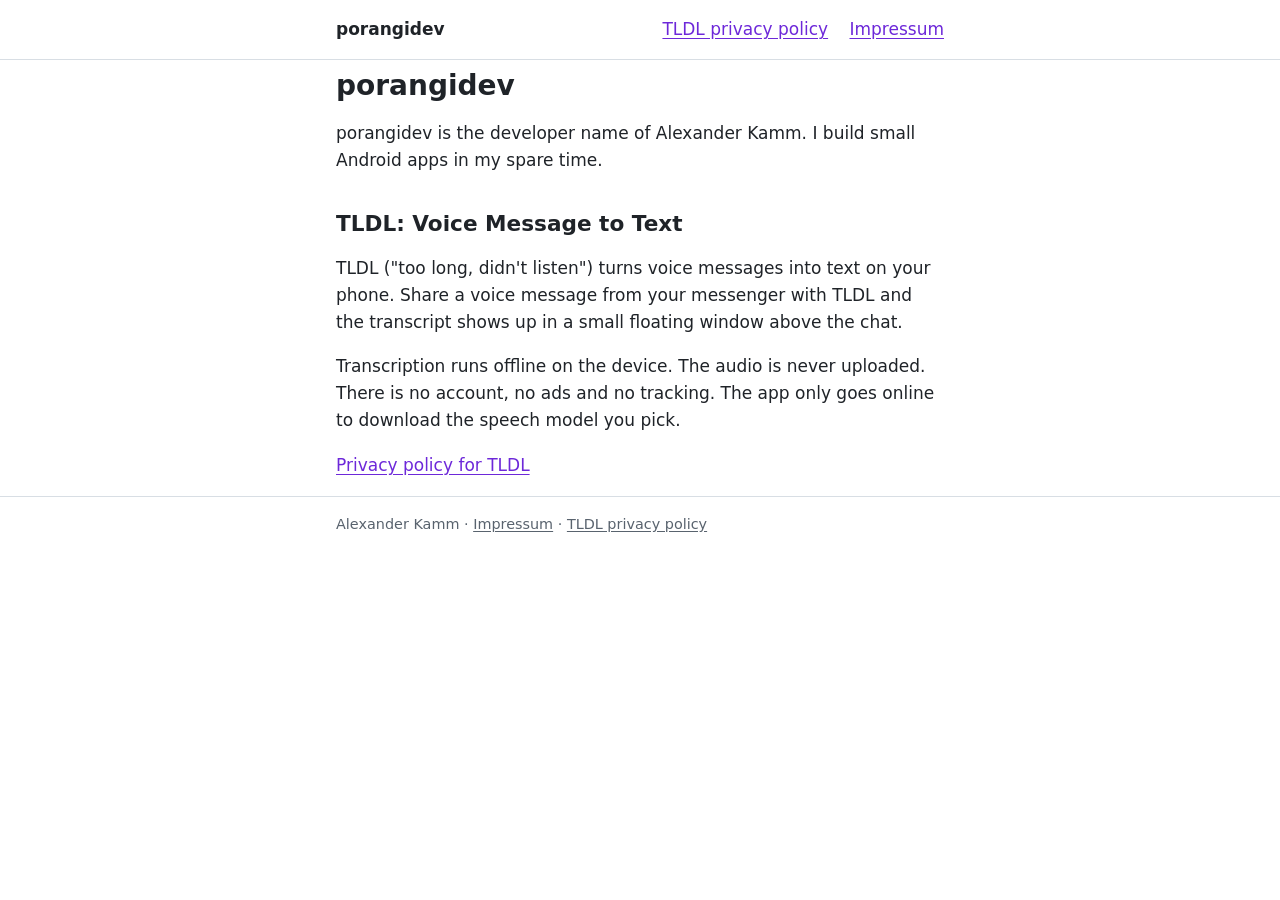
<file: index.html>
<!doctype html>
<html lang="en">
  <head>
    <meta charset="utf-8" />
    <meta name="viewport" content="width=device-width, initial-scale=1" />
    <title>porangidev</title>
    <meta name="description" content="porangidev is Alexander Kamm. Home of the TLDL Android app." />
    <link rel="stylesheet" href="assets/css/styles.css" />
  </head>
  <body>
    <header>
      <div class="wrap">
        <a class="site-name" href="./">porangidev</a>
        <nav aria-label="Site">
          <a href="tldl/privacy-policy.html">TLDL privacy policy</a>
          <a href="impressum.html" lang="de">Impressum</a>
        </nav>
      </div>
    </header>

    <main class="wrap">
      <h1>porangidev</h1>
      <p>
        porangidev is the developer name of Alexander Kamm. I build small Android apps in my
        spare time.
      </p>

      <h2>TLDL: Voice Message to Text</h2>
      <p>
        TLDL ("too long, didn't listen") turns voice messages into text on your phone. Share a
        voice message from your messenger with TLDL and the transcript shows up in a small
        floating window above the chat.
      </p>
      <p>
        Transcription runs offline on the device. The audio is never uploaded. There is no
        account, no ads and no tracking. The app only goes online to download the speech model
        you pick.
      </p>
      <p><a href="tldl/privacy-policy.html">Privacy policy for TLDL</a></p>
    </main>

    <footer>
      <div class="wrap">
        Alexander Kamm ·
        <a href="impressum.html" lang="de">Impressum</a> ·
        <a href="tldl/privacy-policy.html">TLDL privacy policy</a>
      </div>
    </footer>
  </body>
</html>
</file>
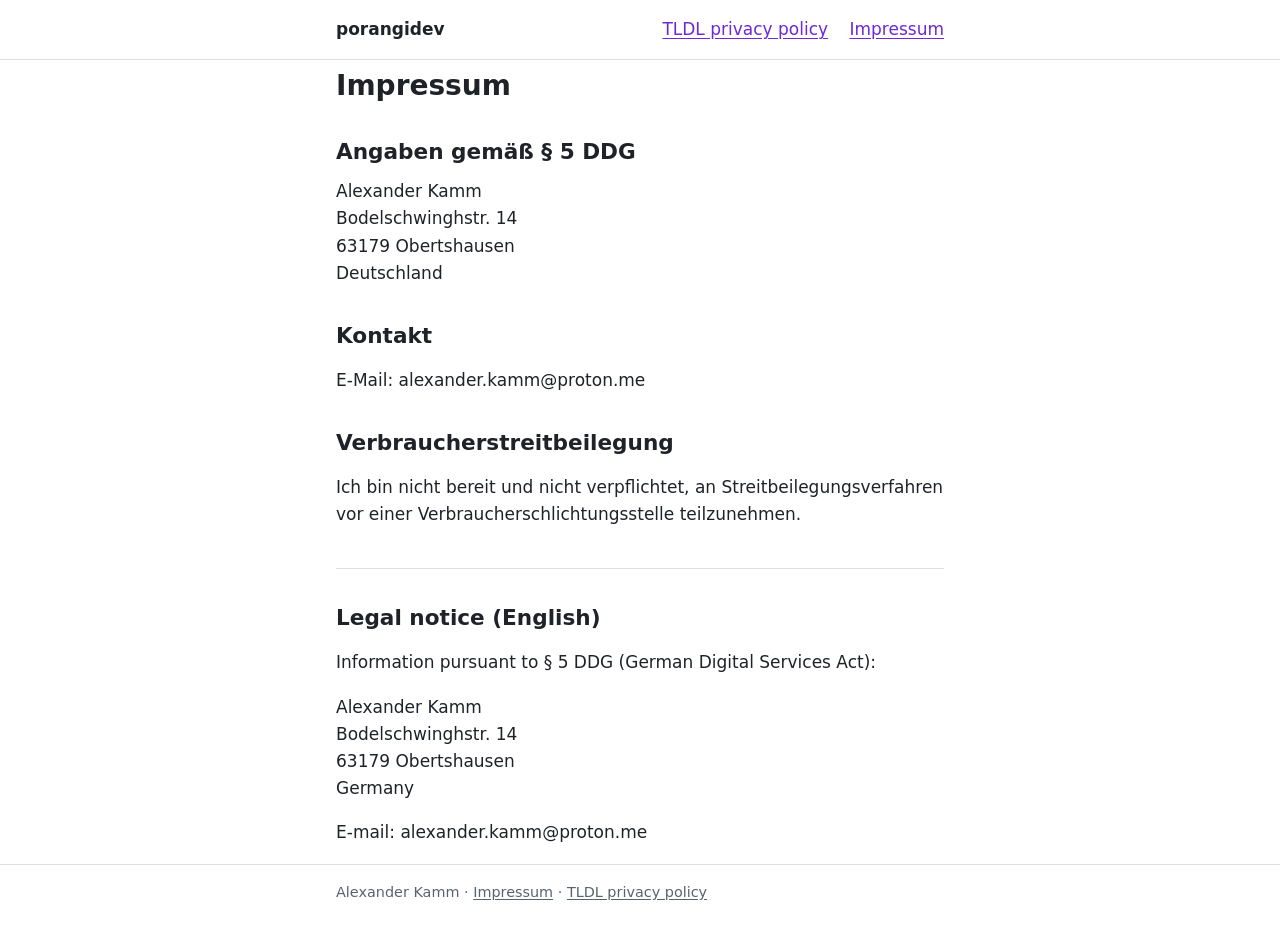
<file: impressum.html>
<!doctype html>
<html lang="de">
  <head>
    <meta charset="utf-8" />
    <meta name="viewport" content="width=device-width, initial-scale=1" />
    <title>Impressum | porangidev</title>
    <meta name="description" content="Impressum (Angaben gemäß § 5 DDG) von porangidev, Alexander Kamm." />
    <link rel="stylesheet" href="assets/css/styles.css" />
  </head>
  <body>
    <header>
      <div class="wrap">
        <a class="site-name" href="./">porangidev</a>
        <nav aria-label="Site">
          <a href="tldl/privacy-policy.html" lang="en">TLDL privacy policy</a>
          <a href="impressum.html" aria-current="page">Impressum</a>
        </nav>
      </div>
    </header>

    <main class="wrap">
      <section>
        <h1>Impressum</h1>

        <h2>Angaben gemäß § 5 DDG</h2>
        <address>
          Alexander Kamm<br />
          Bodelschwinghstr. 14<br />
          63179 Obertshausen<br />
          Deutschland
        </address>

        <h2>Kontakt</h2>
        <p>E-Mail: alexander.kamm@proton.me</p>

        <h2>Verbraucherstreitbeilegung</h2>
        <p>
          Ich bin nicht bereit und nicht verpflichtet, an Streitbeilegungsverfahren vor einer
          Verbraucherschlichtungsstelle teilzunehmen.
        </p>
      </section>

      <section lang="en">
        <h2>Legal notice (English)</h2>
        <p>Information pursuant to § 5 DDG (German Digital Services Act):</p>
        <address>
          Alexander Kamm<br />
          Bodelschwinghstr. 14<br />
          63179 Obertshausen<br />
          Germany
        </address>
        <p>E-mail: alexander.kamm@proton.me</p>
      </section>
    </main>

    <footer>
      <div class="wrap">
        Alexander Kamm ·
        <a href="impressum.html">Impressum</a> ·
        <a href="tldl/privacy-policy.html" lang="en">TLDL privacy policy</a>
      </div>
    </footer>
  </body>
</html>
</file>
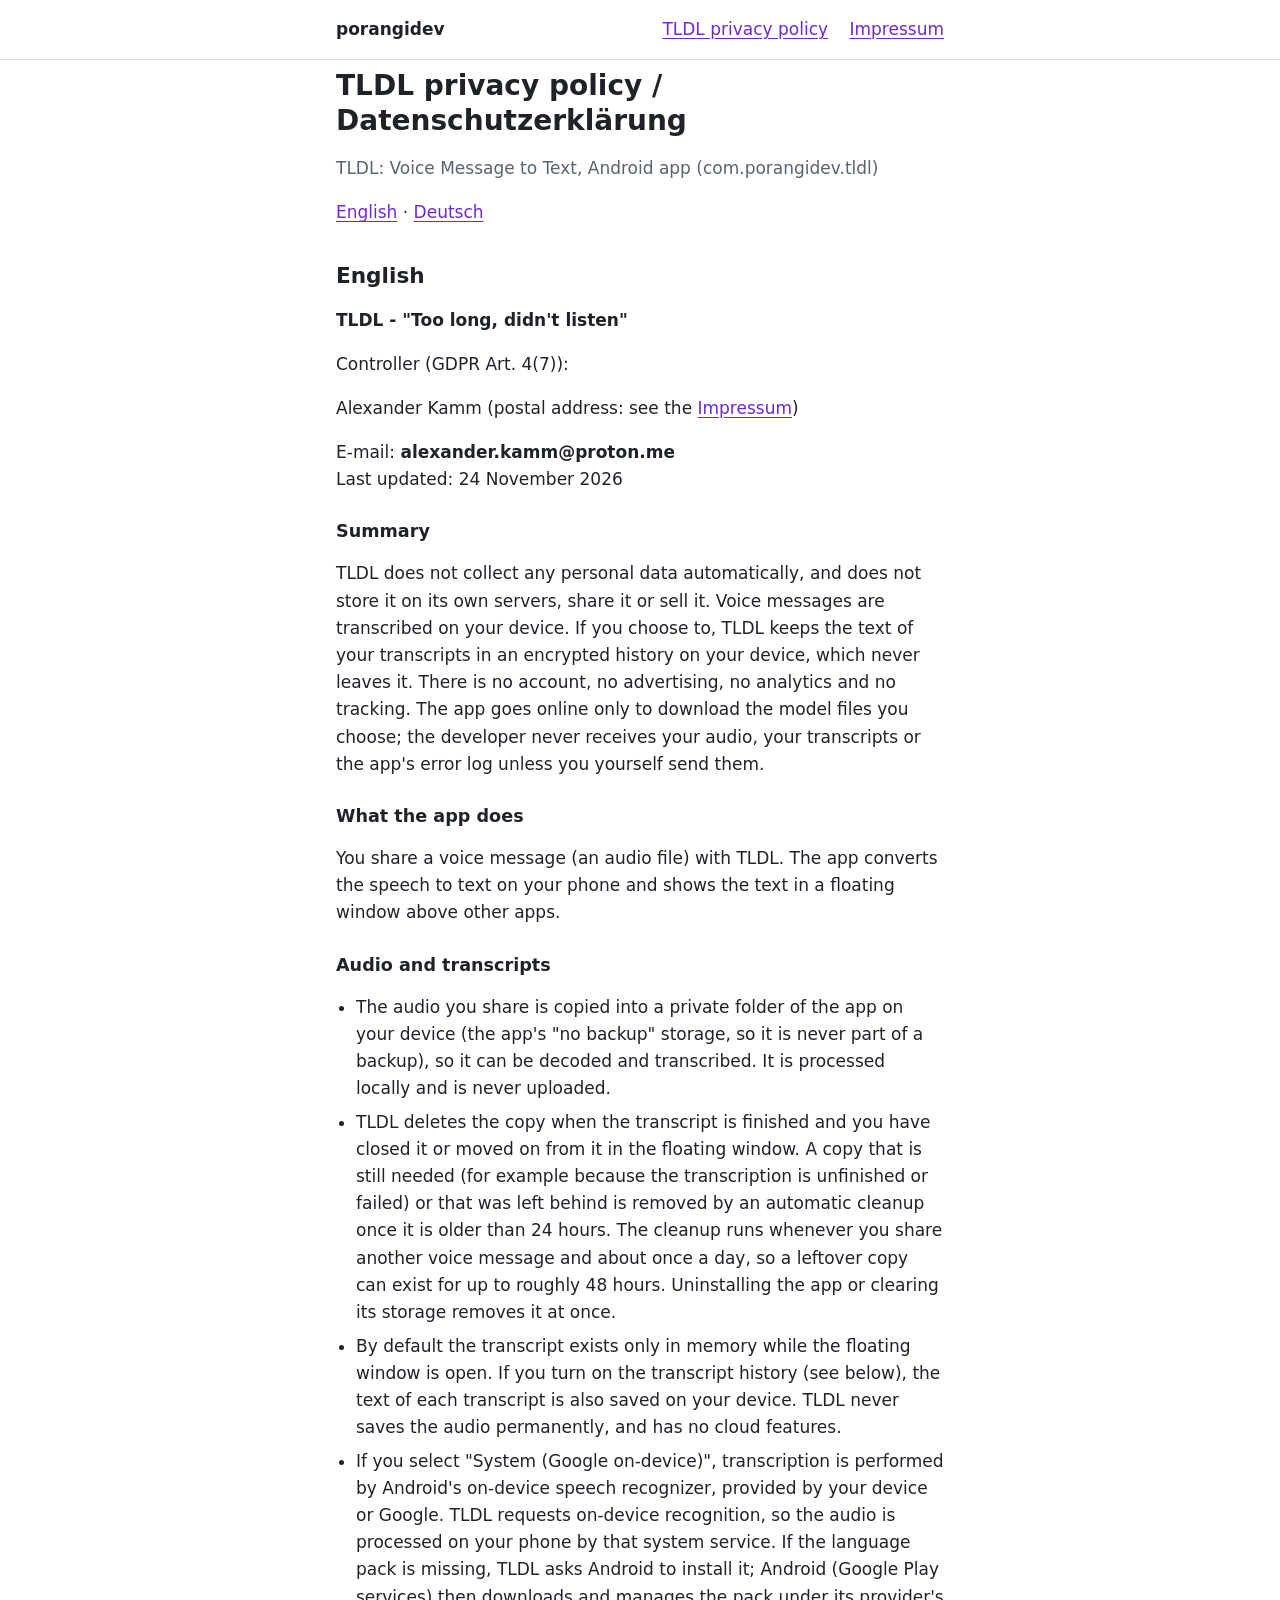
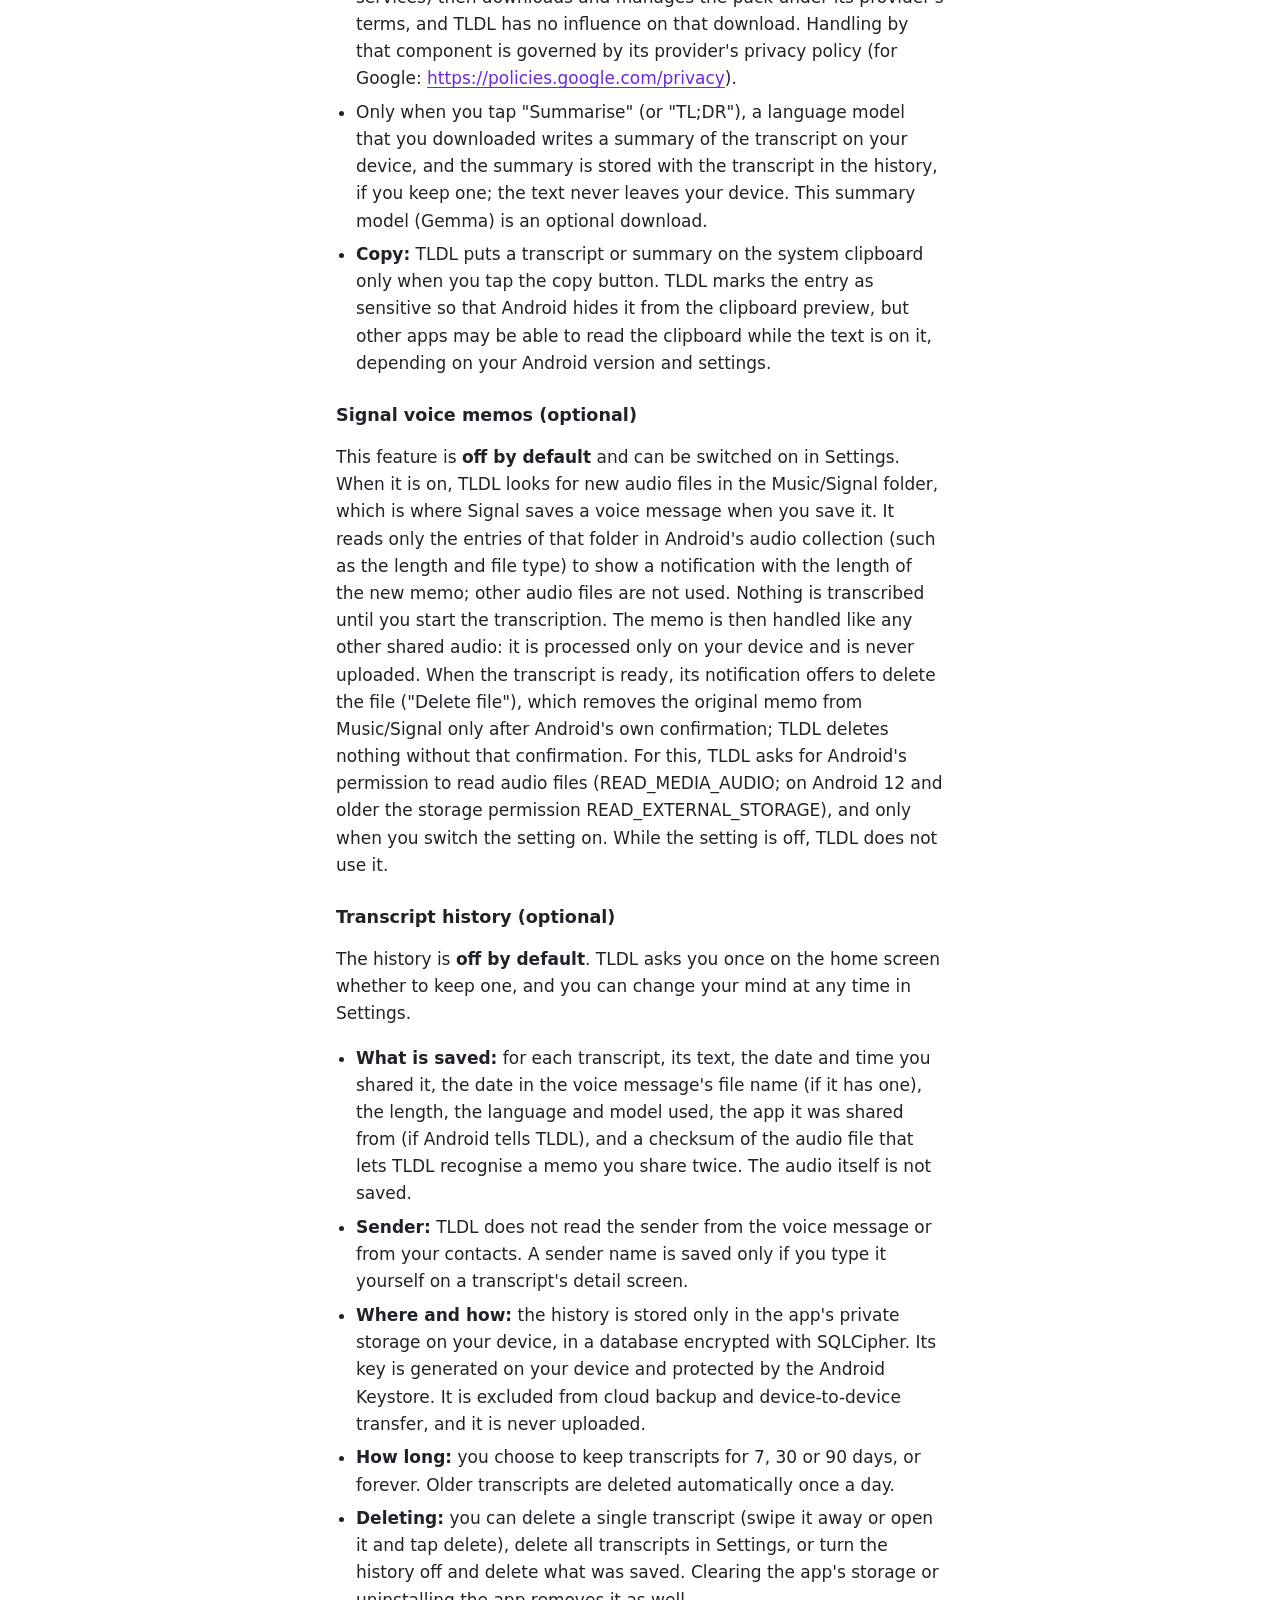
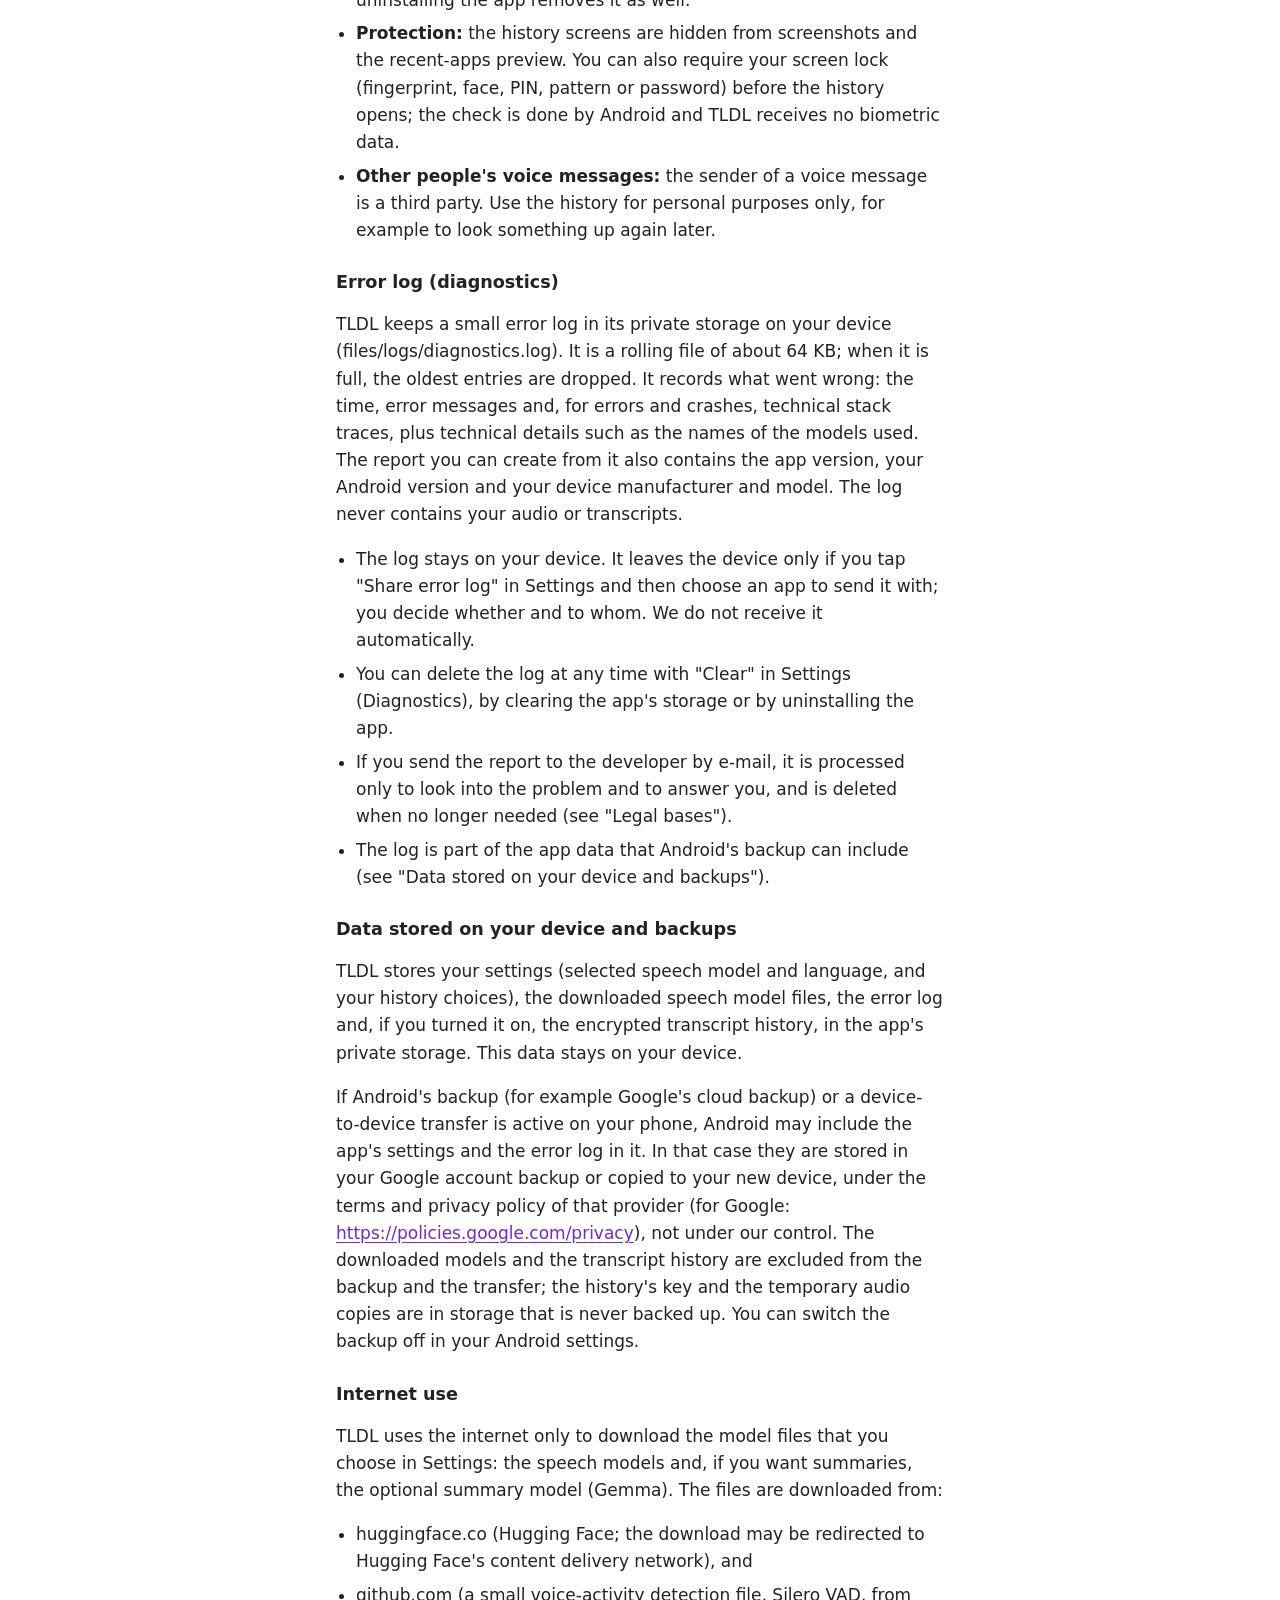
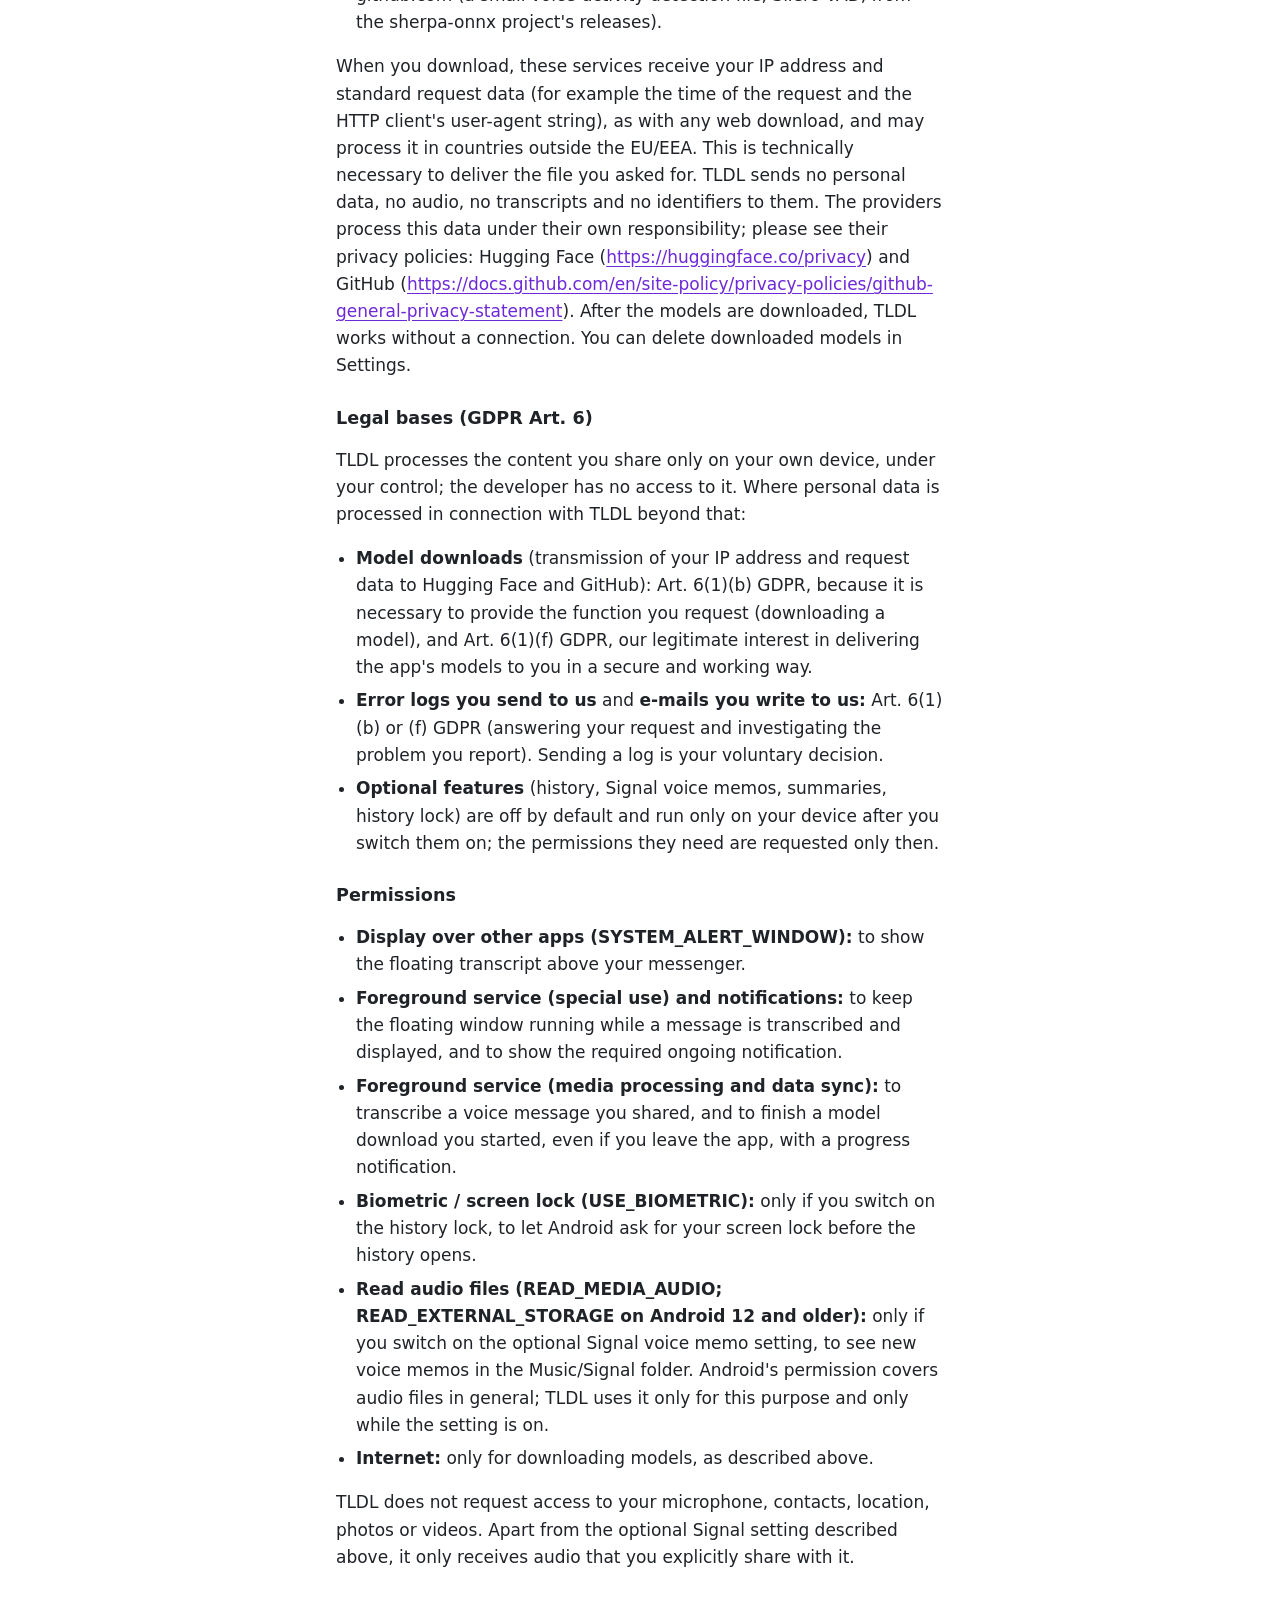
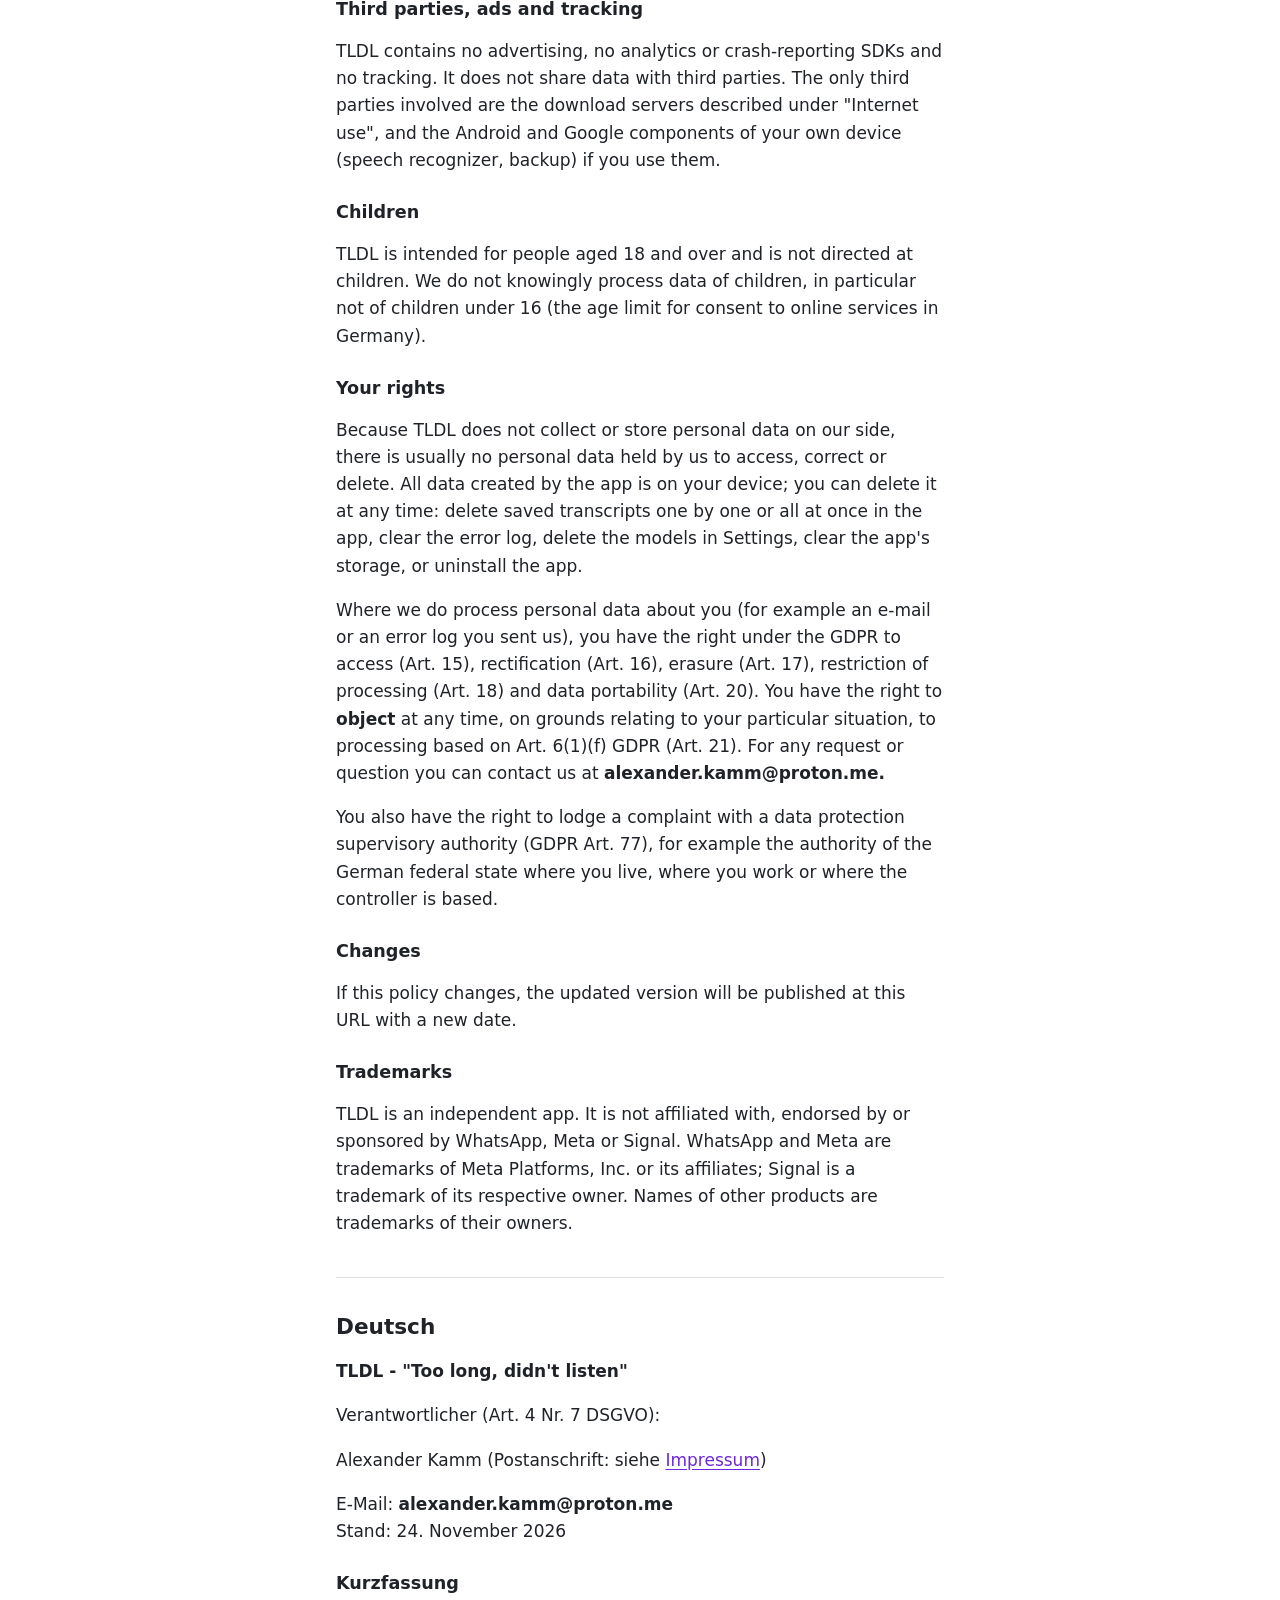
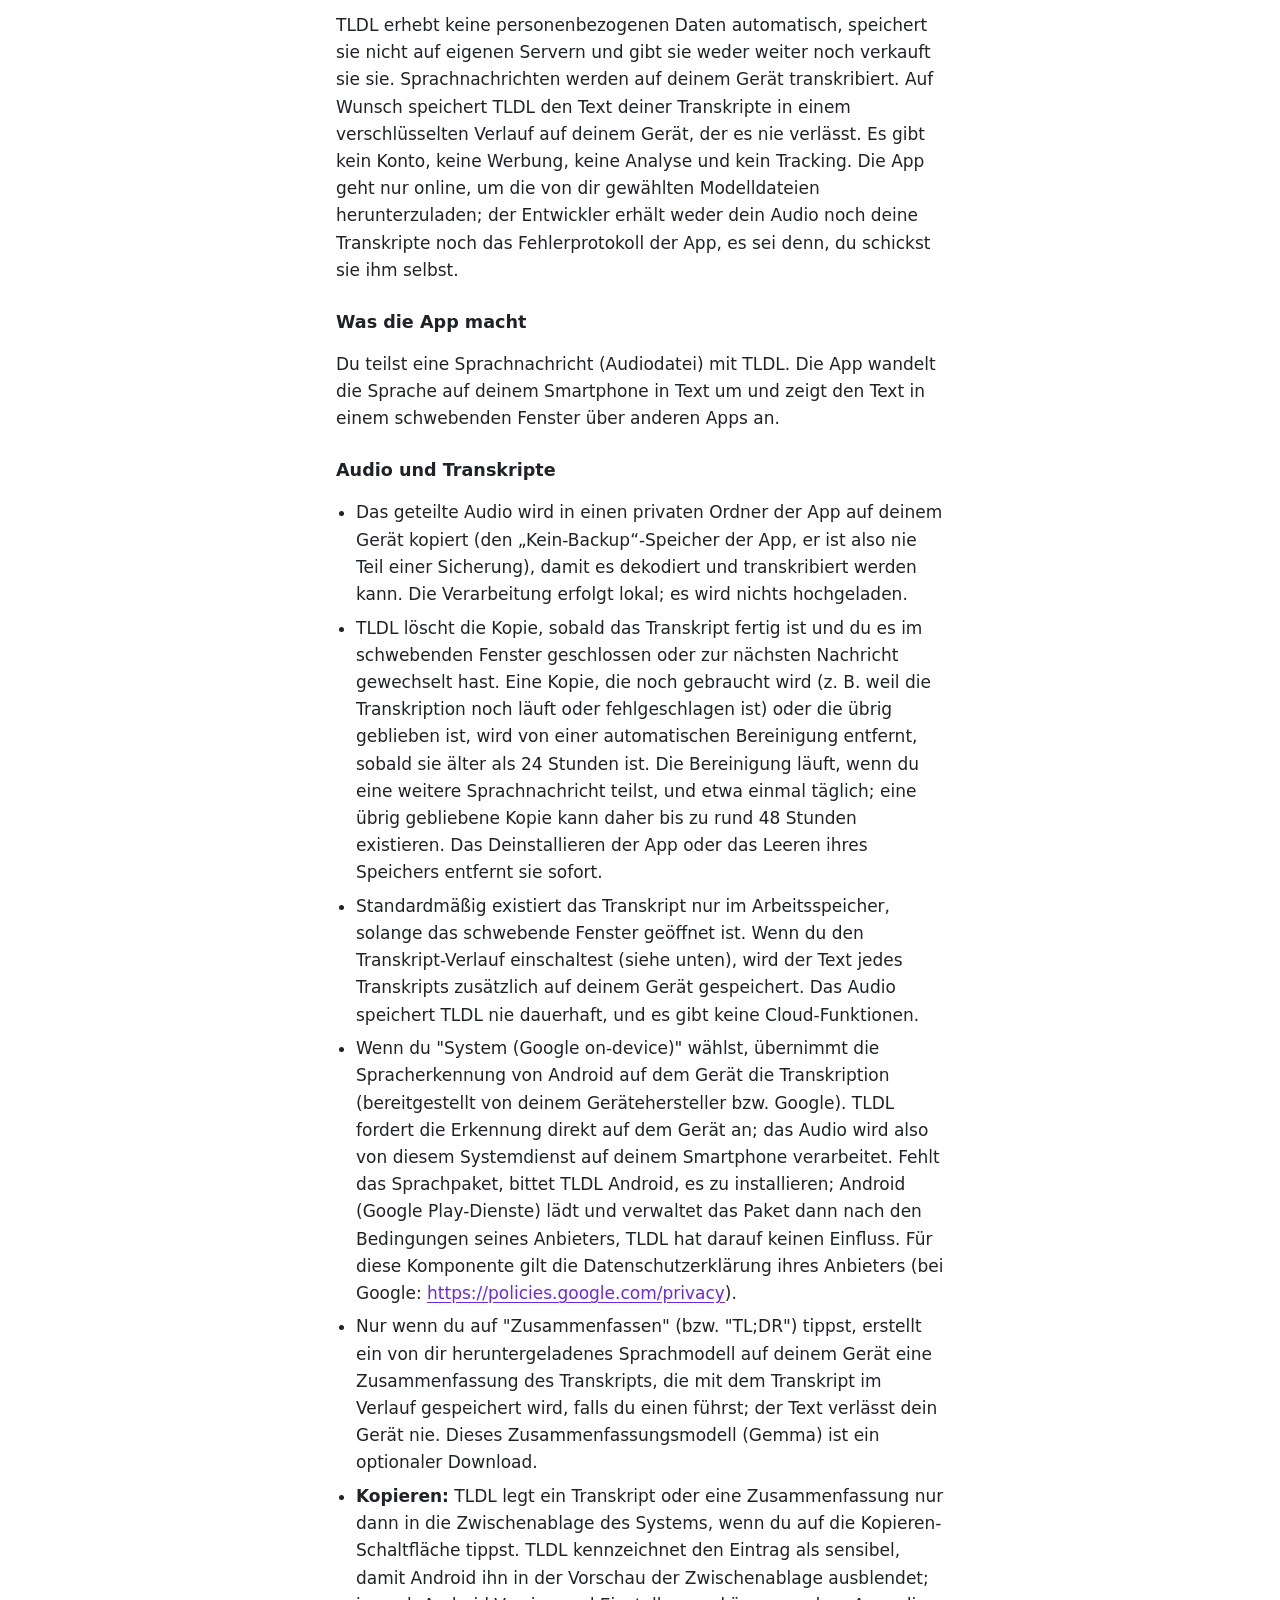
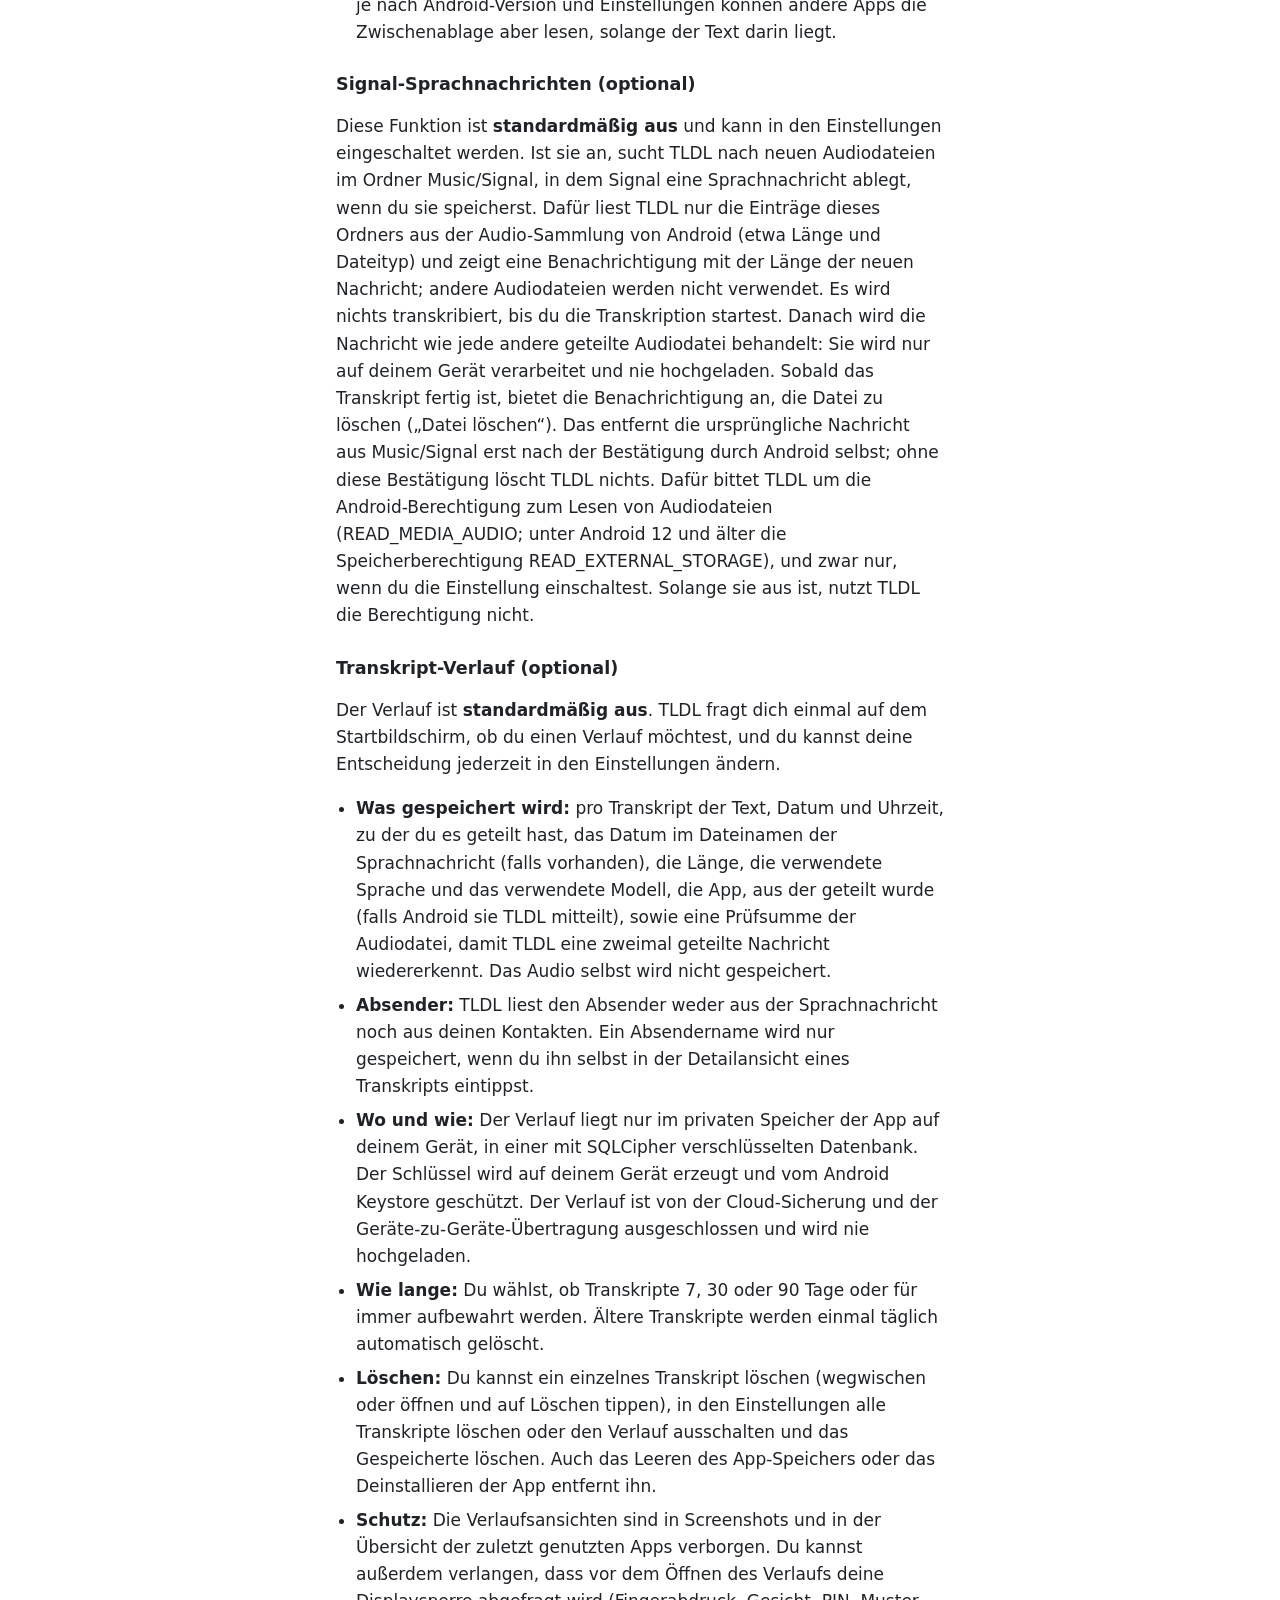
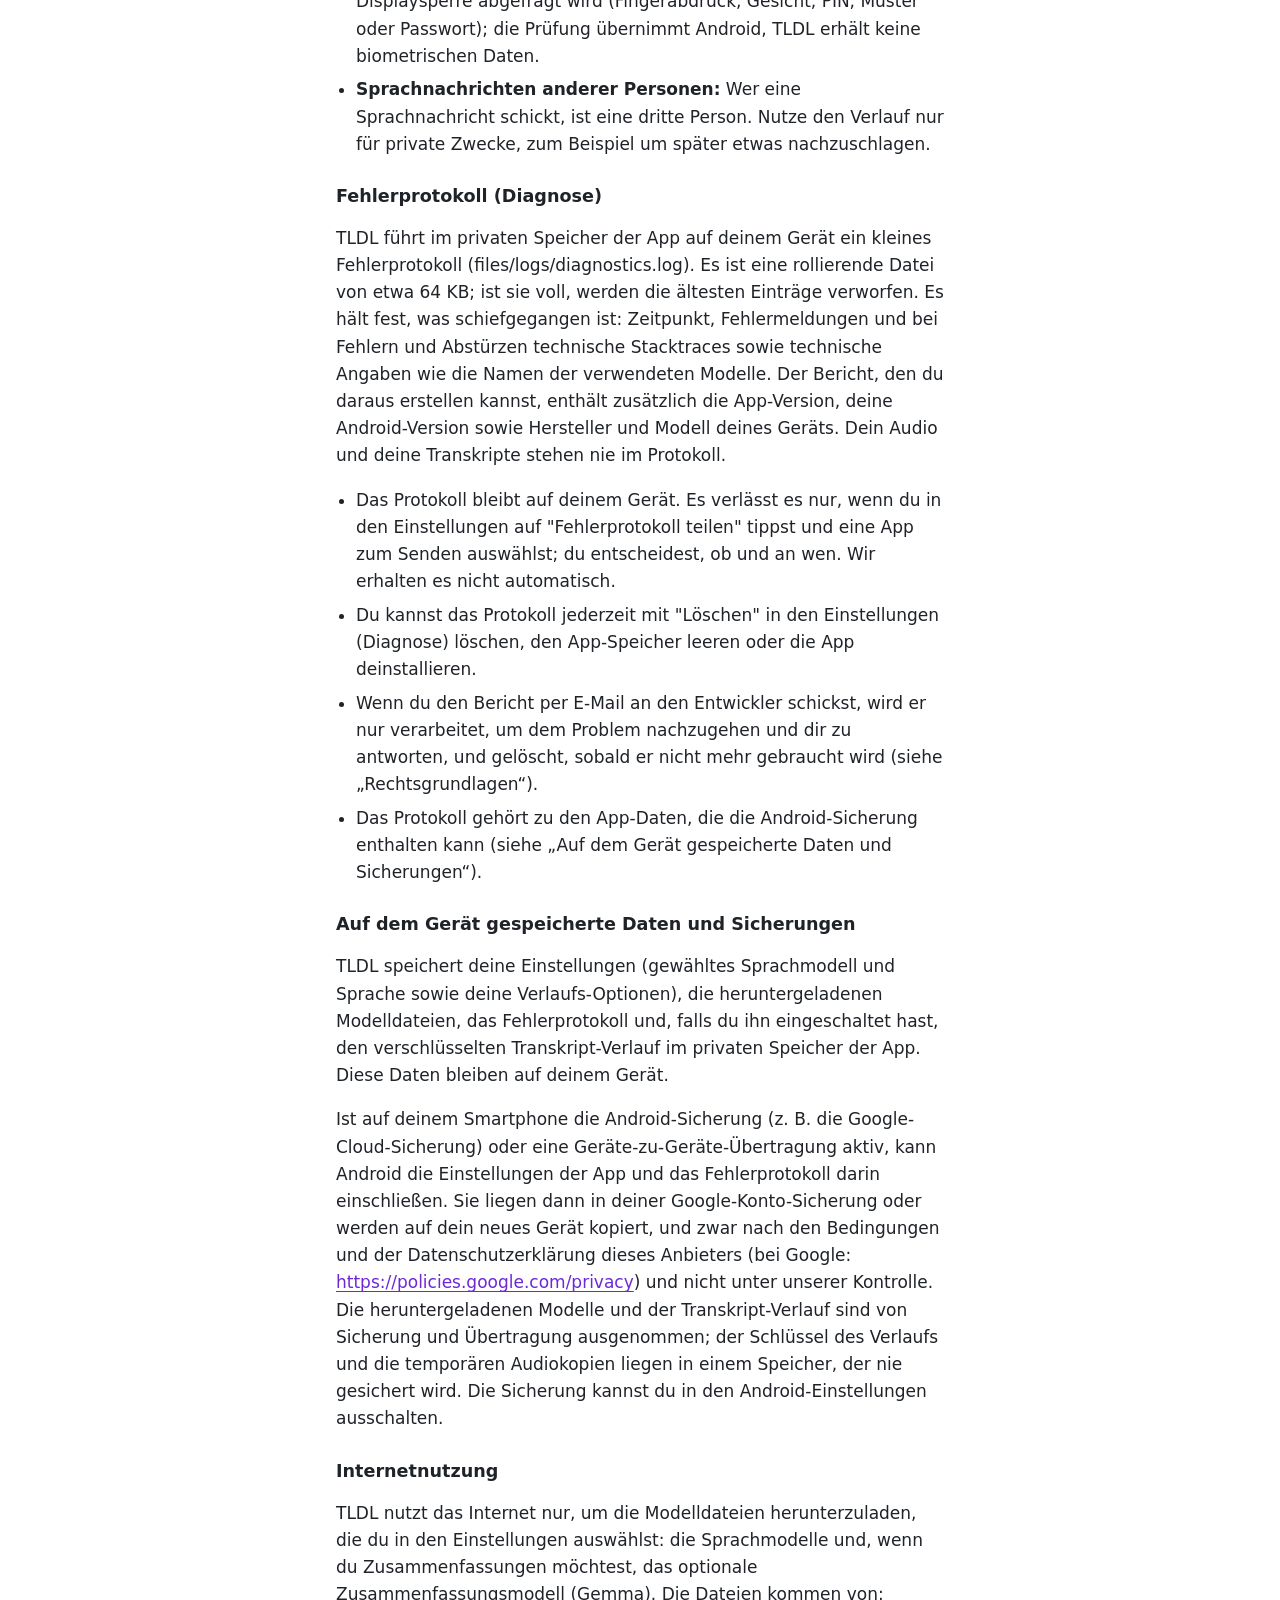
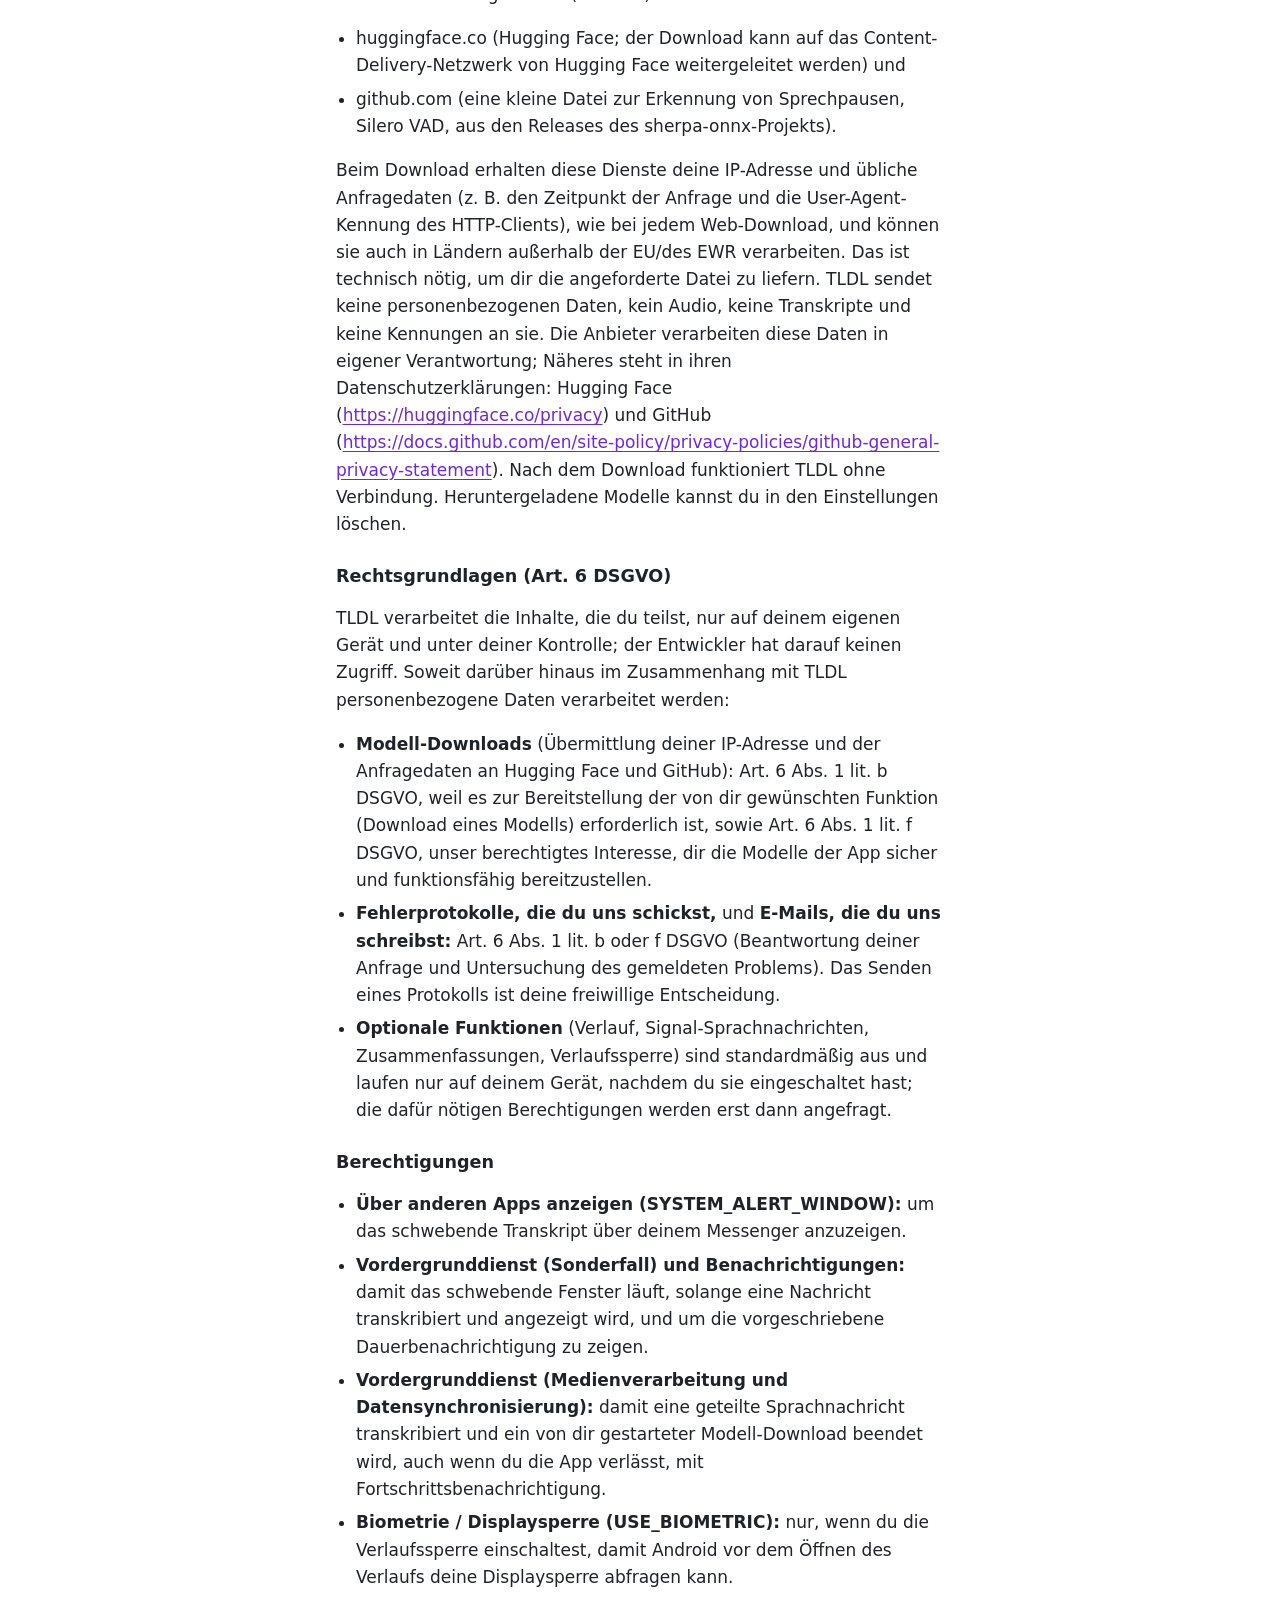
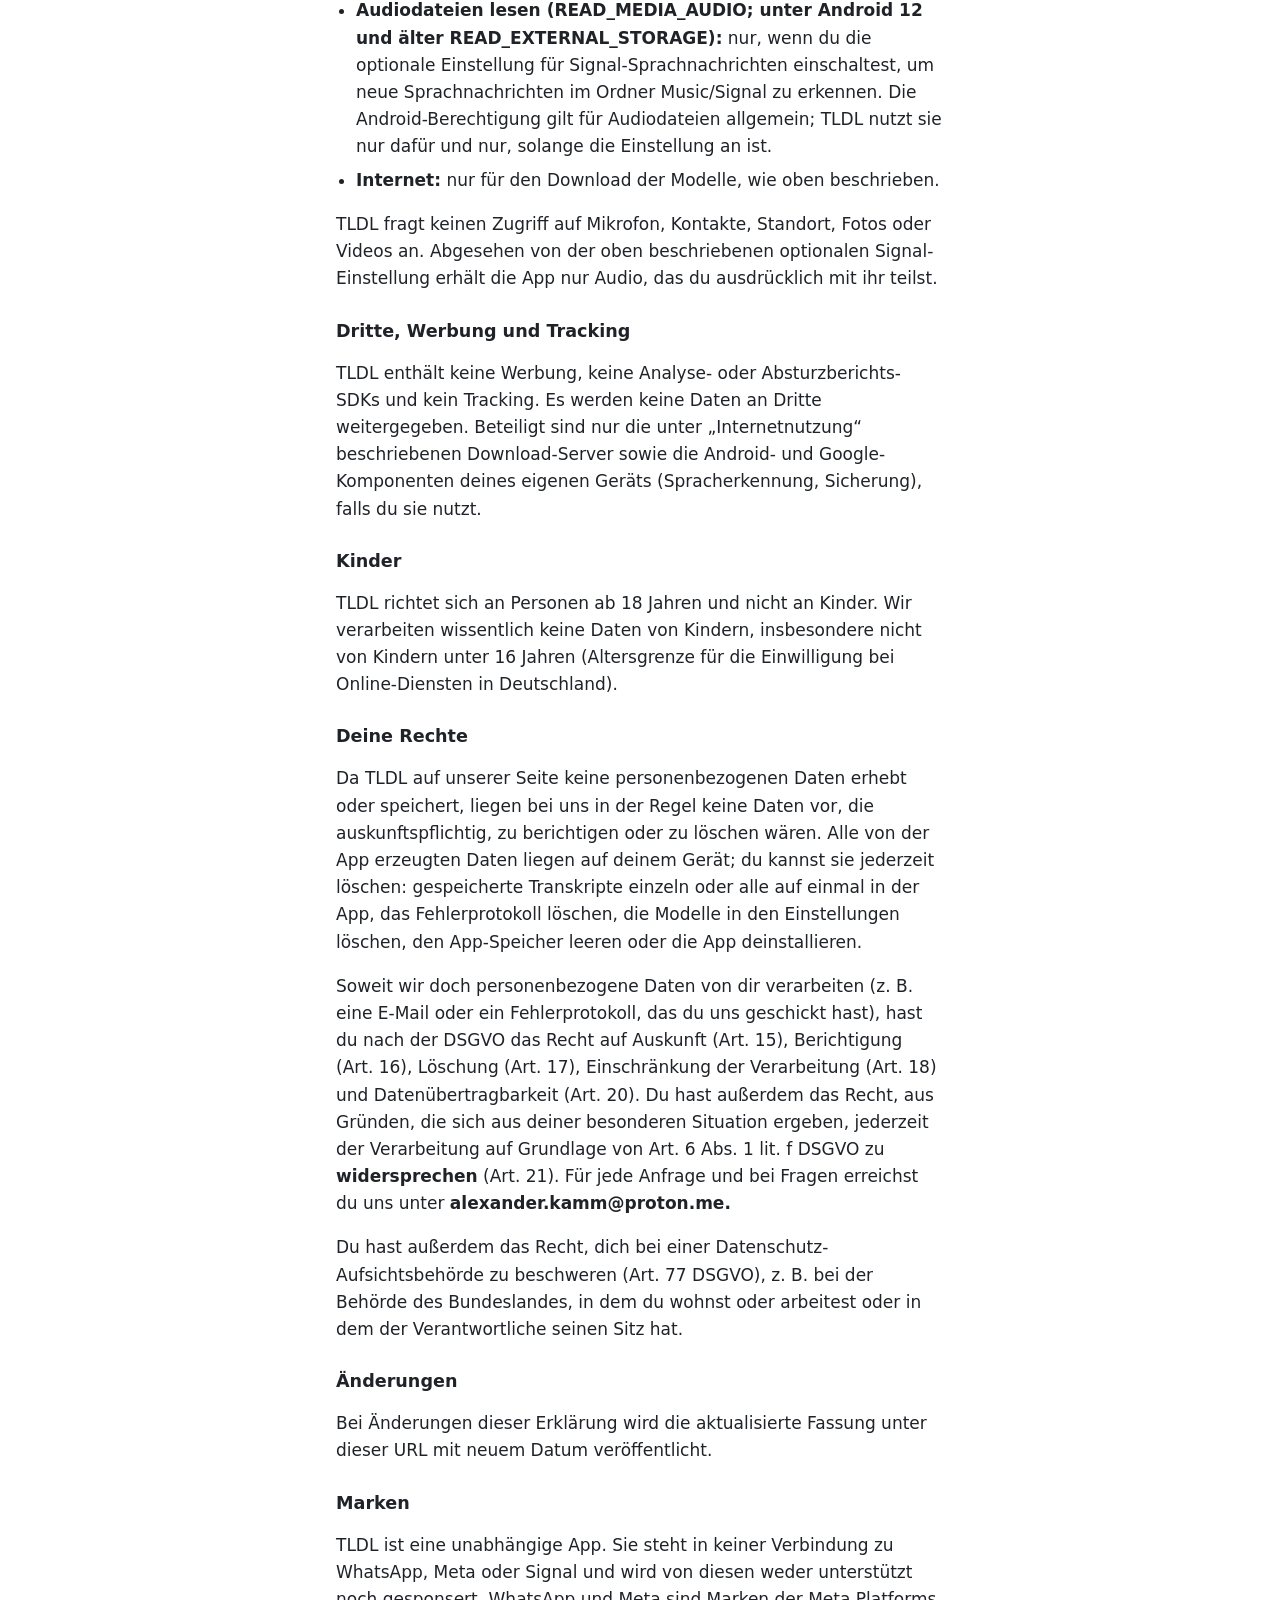
<file: privacy-policy.html>
<!doctype html>
<html lang="en">
  <head>
    <meta charset="utf-8" />
    <meta name="viewport" content="width=device-width, initial-scale=1" />
    <title>Privacy policy | porangidev</title>
    <meta name="robots" content="noindex" />
    <meta http-equiv="refresh" content="0; url=tldl/privacy-policy.html" />
    <link rel="canonical" href="tldl/privacy-policy.html" />
  </head>
  <body>
    <p>This page has moved to the <a href="tldl/privacy-policy.html">TLDL privacy policy</a>.</p>
  </body>
</html>
</file>
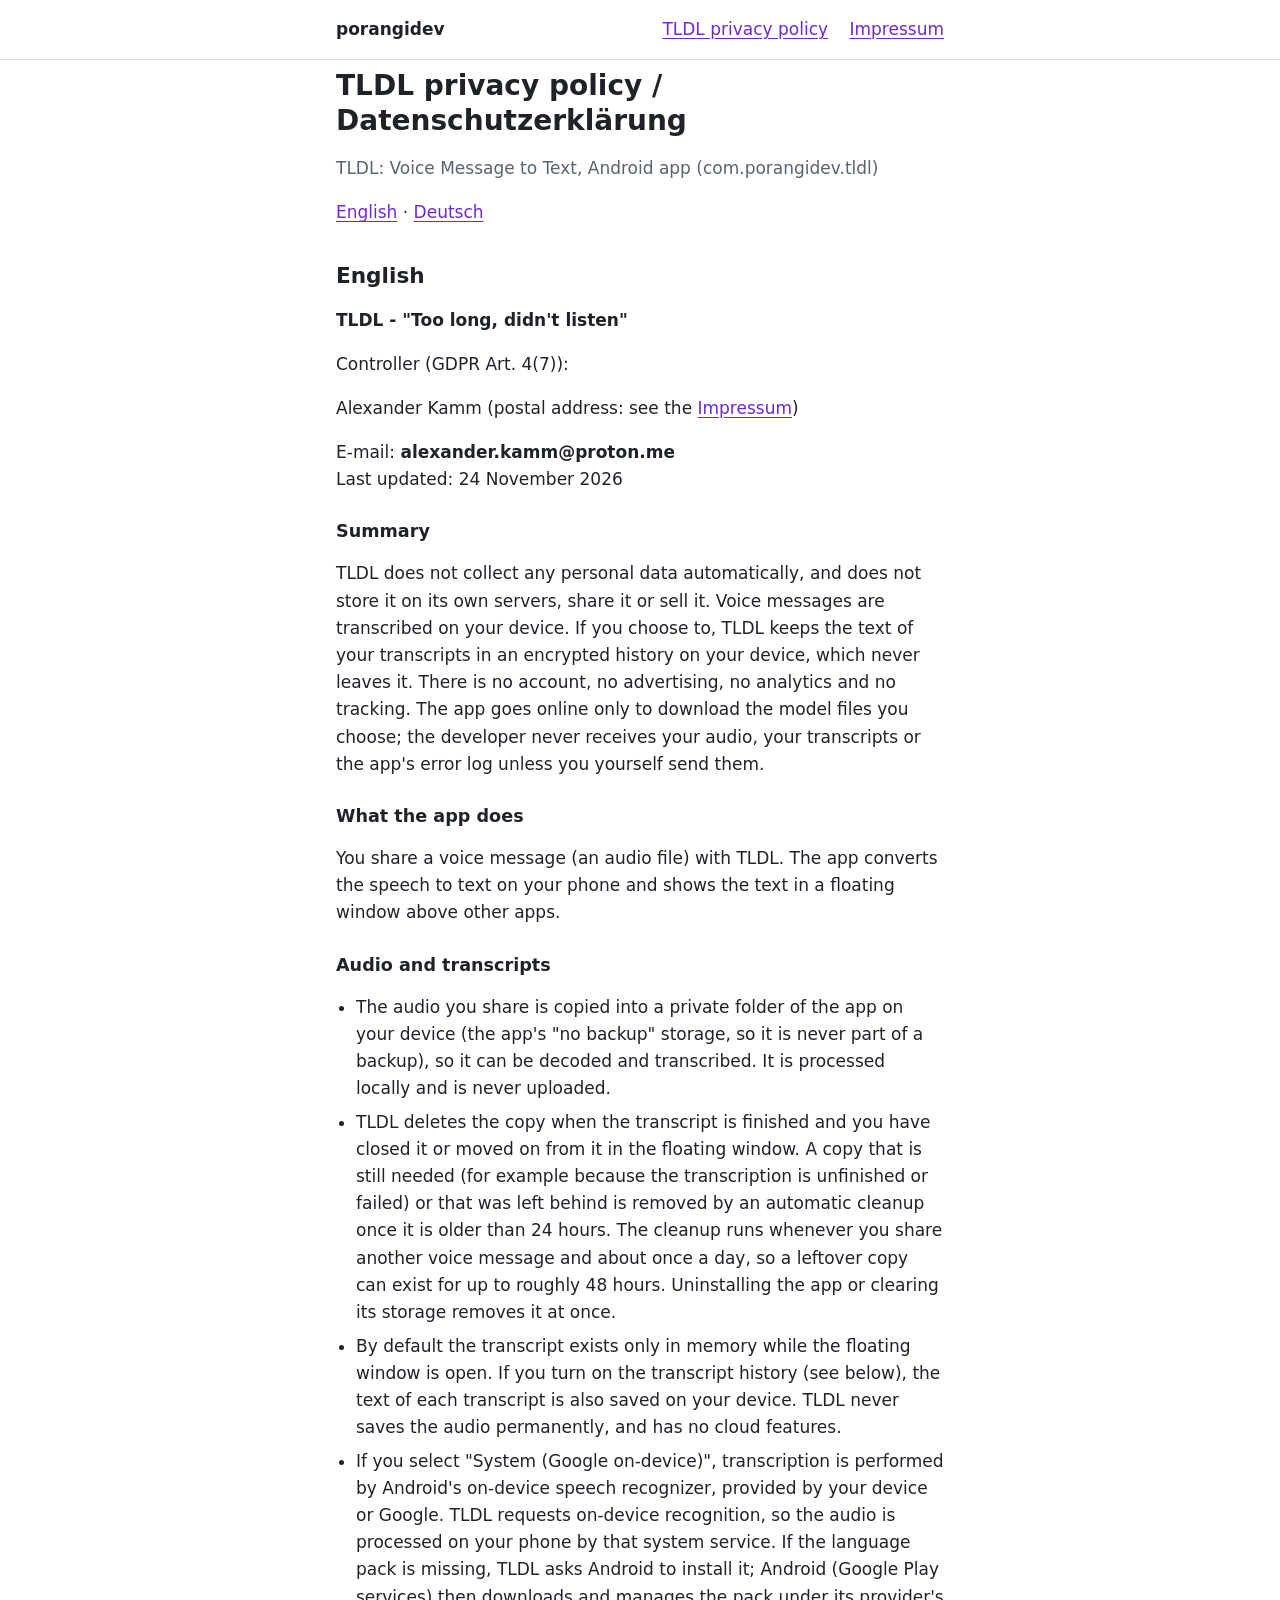
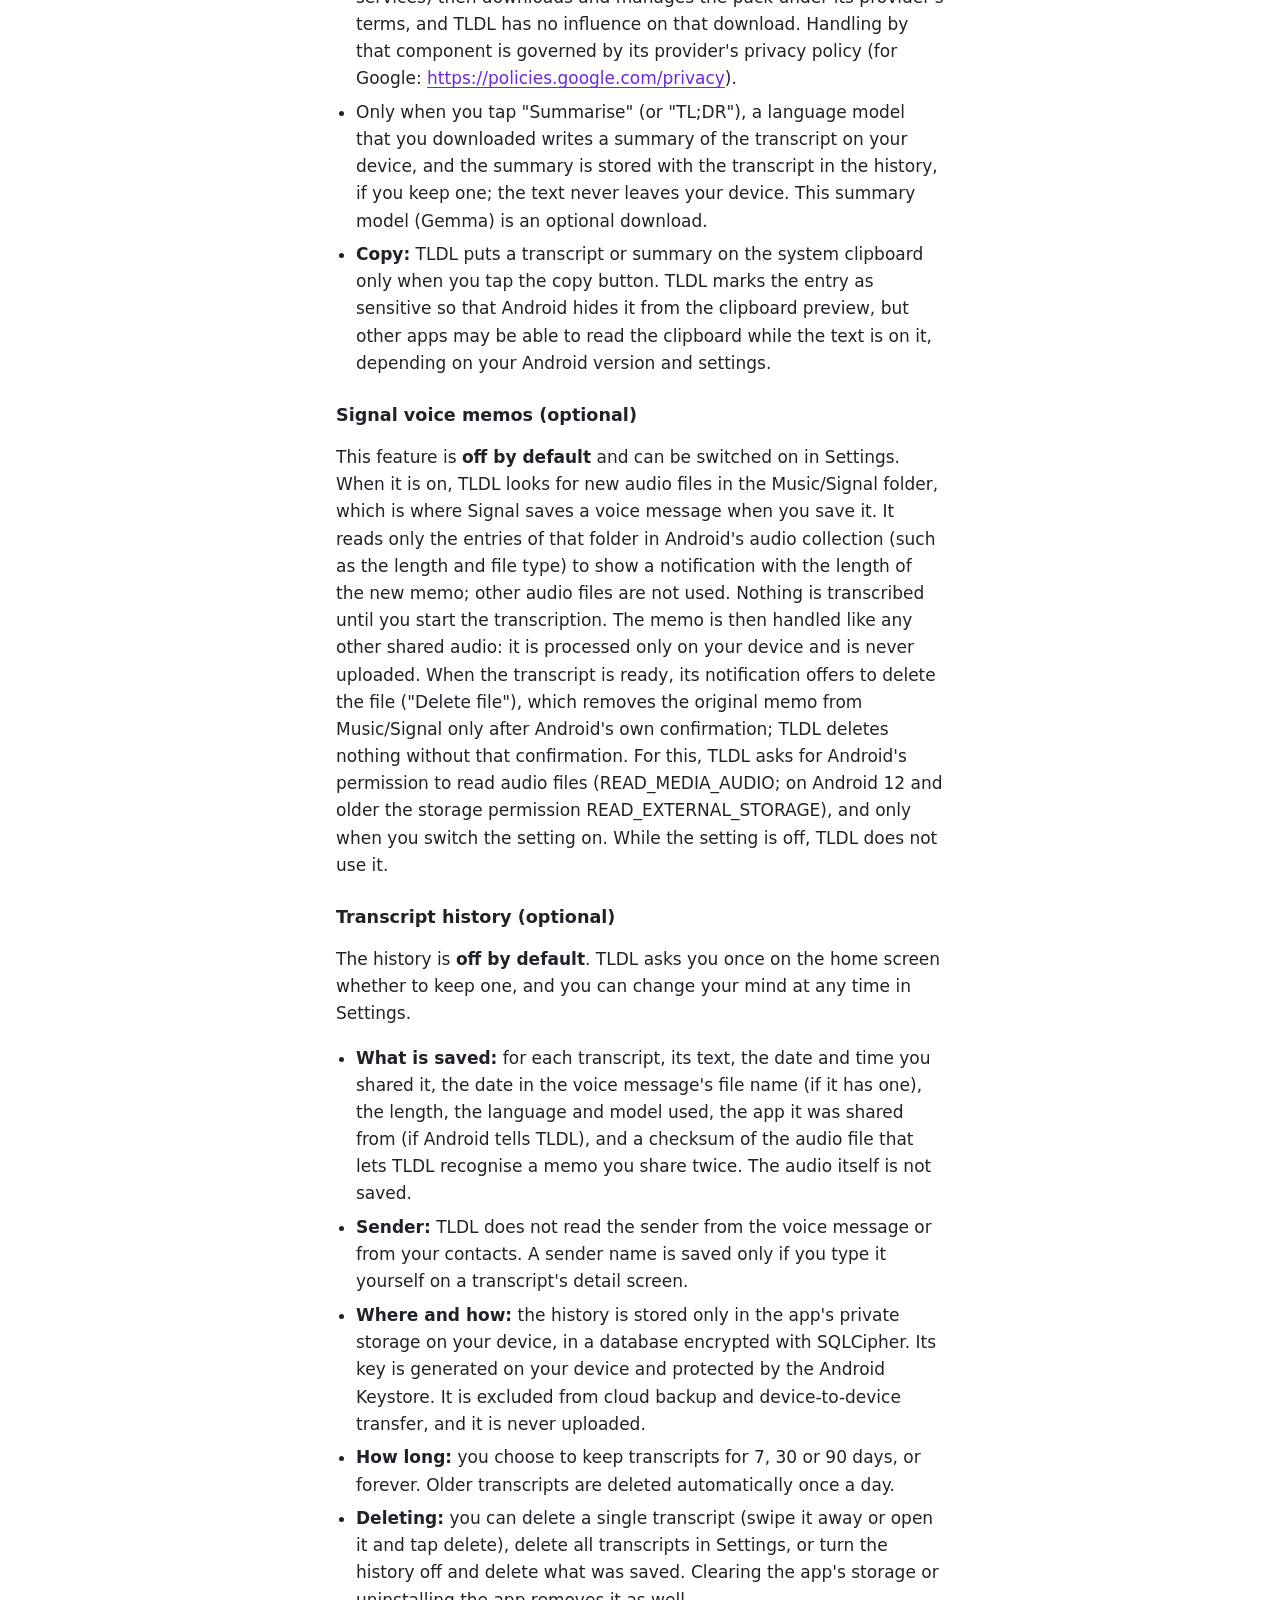
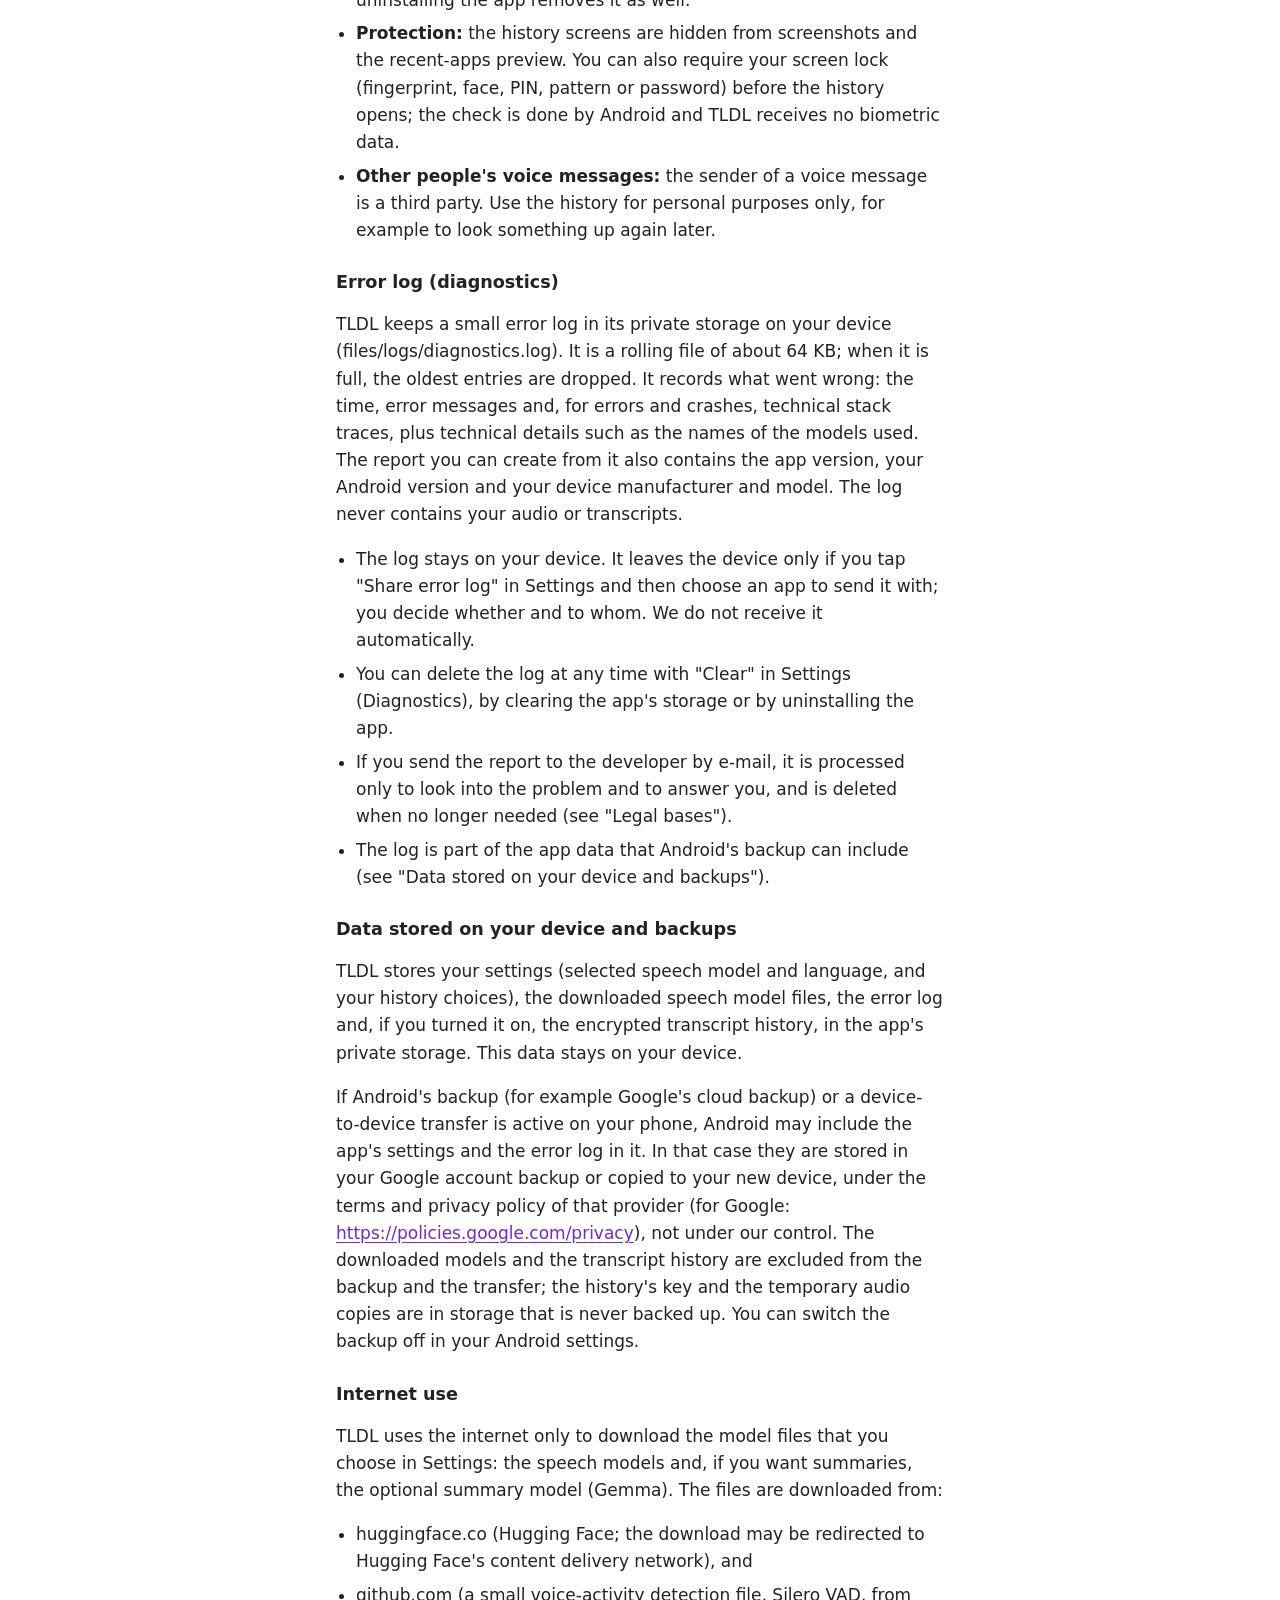
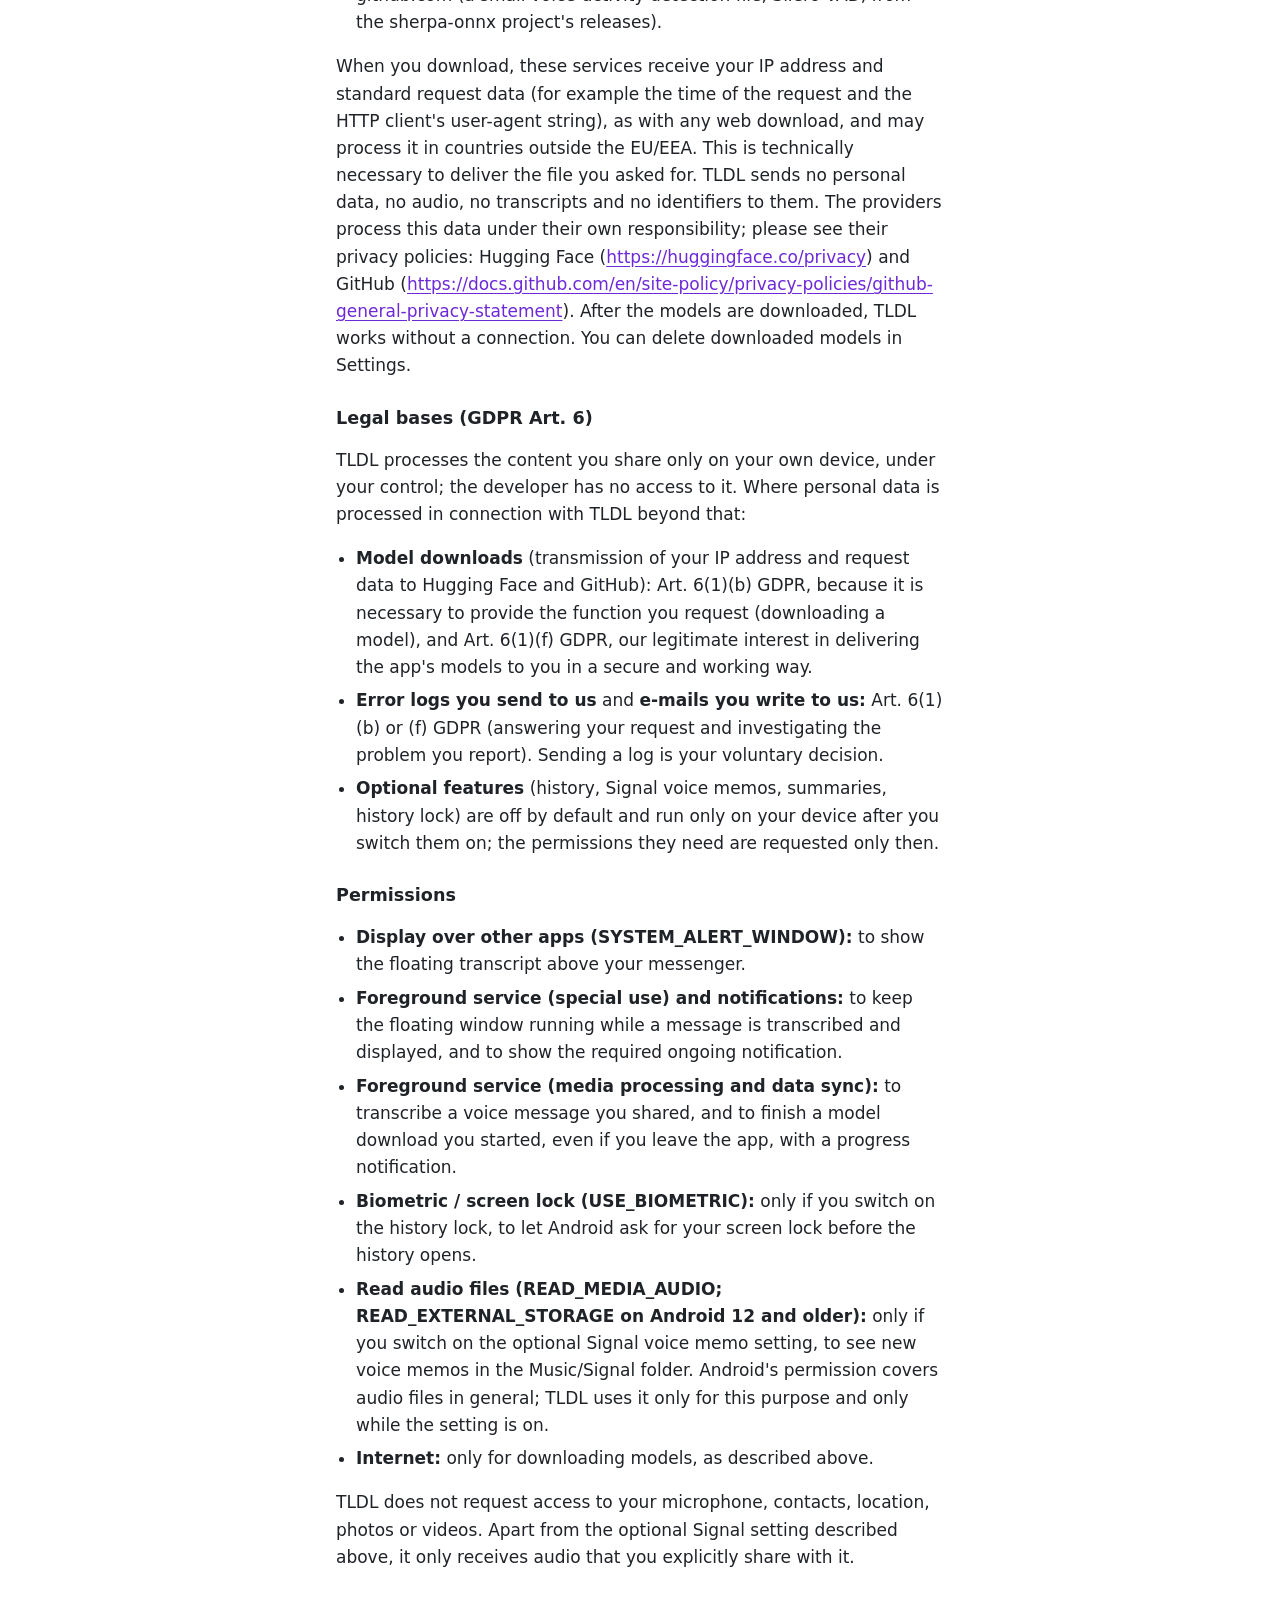
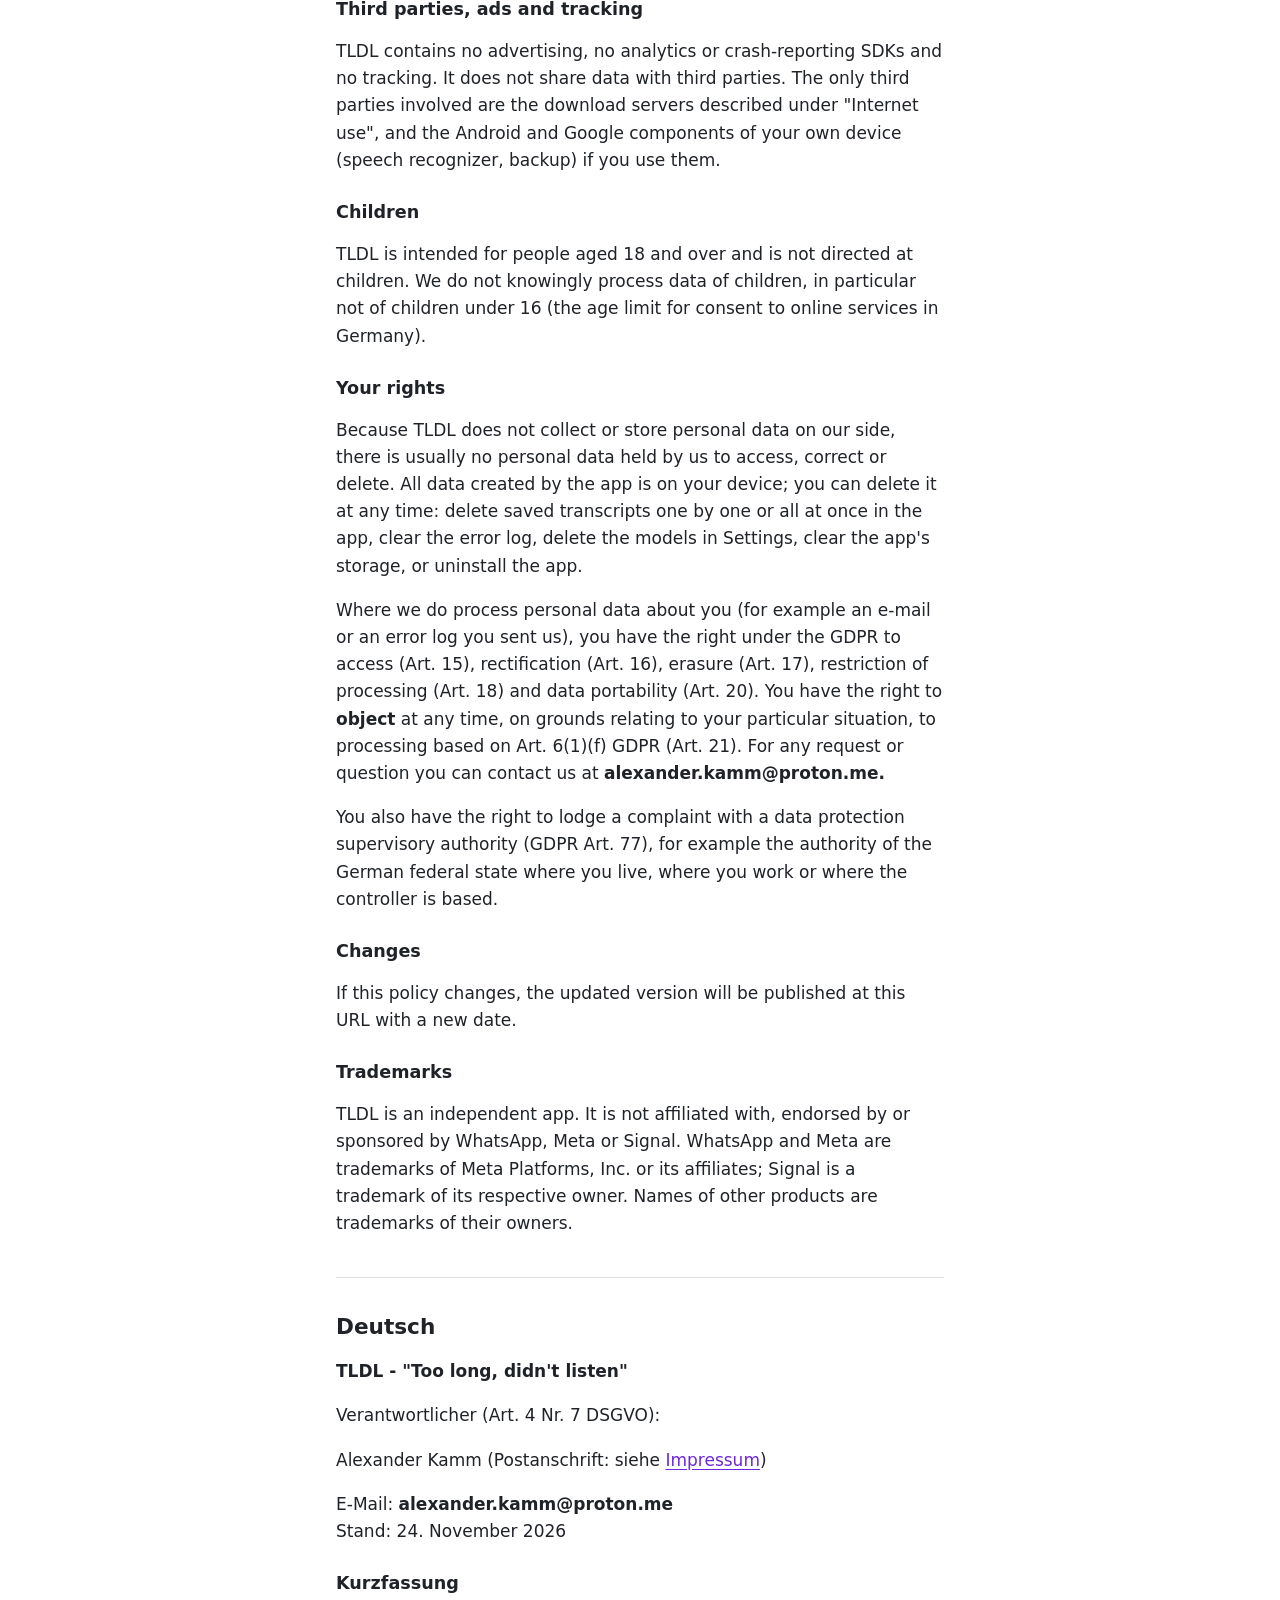
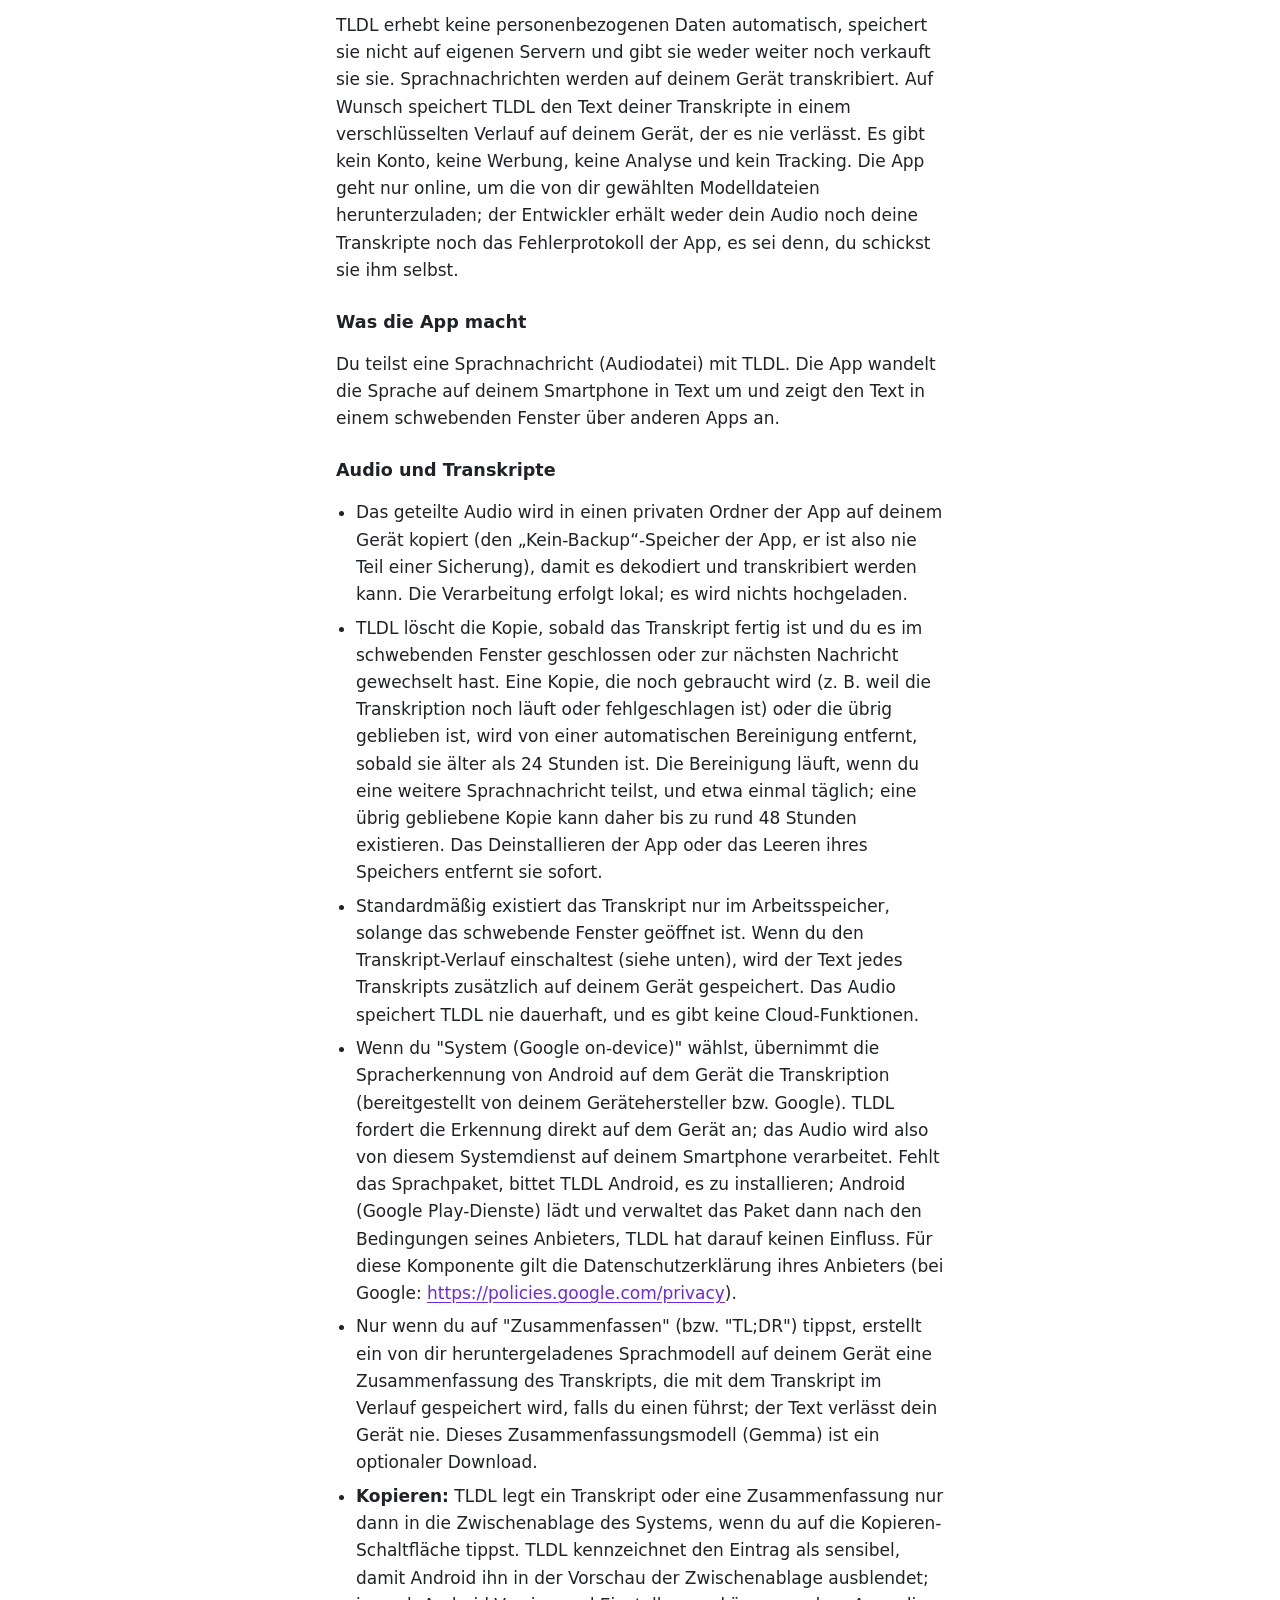
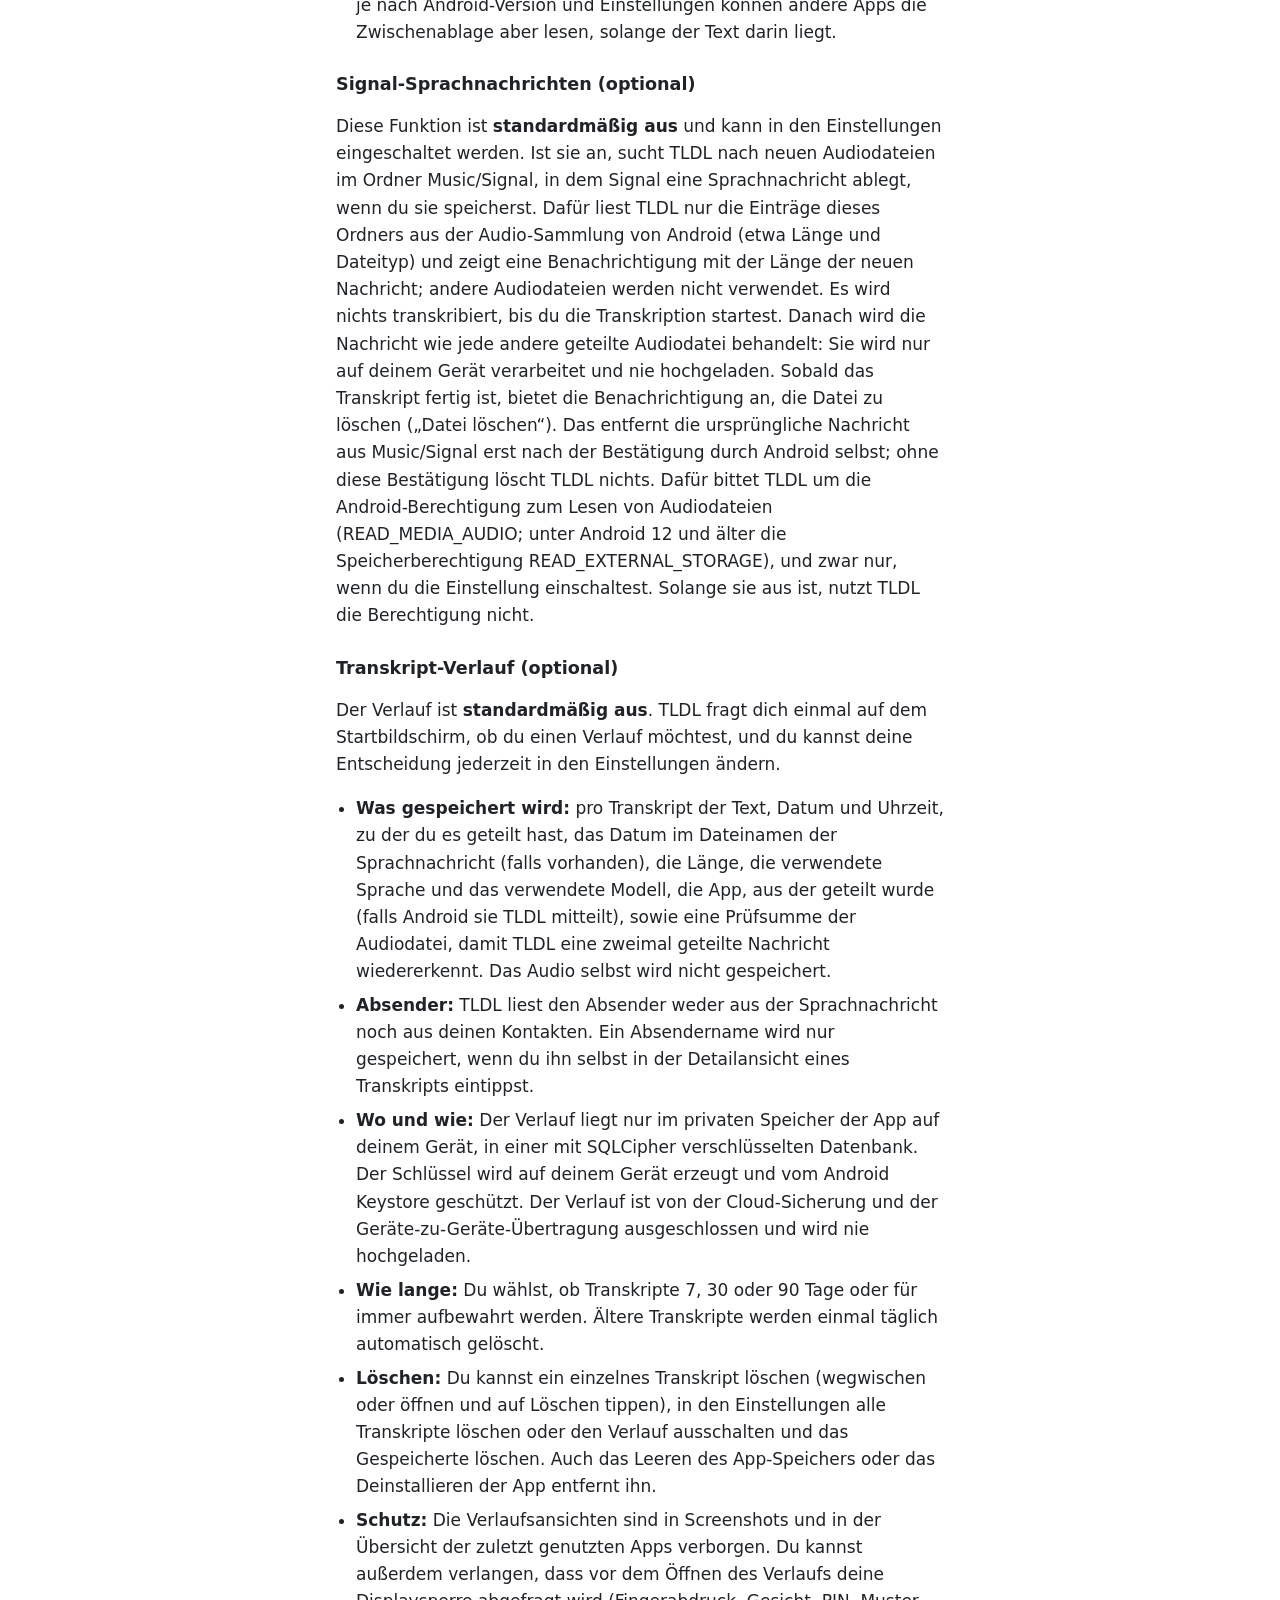
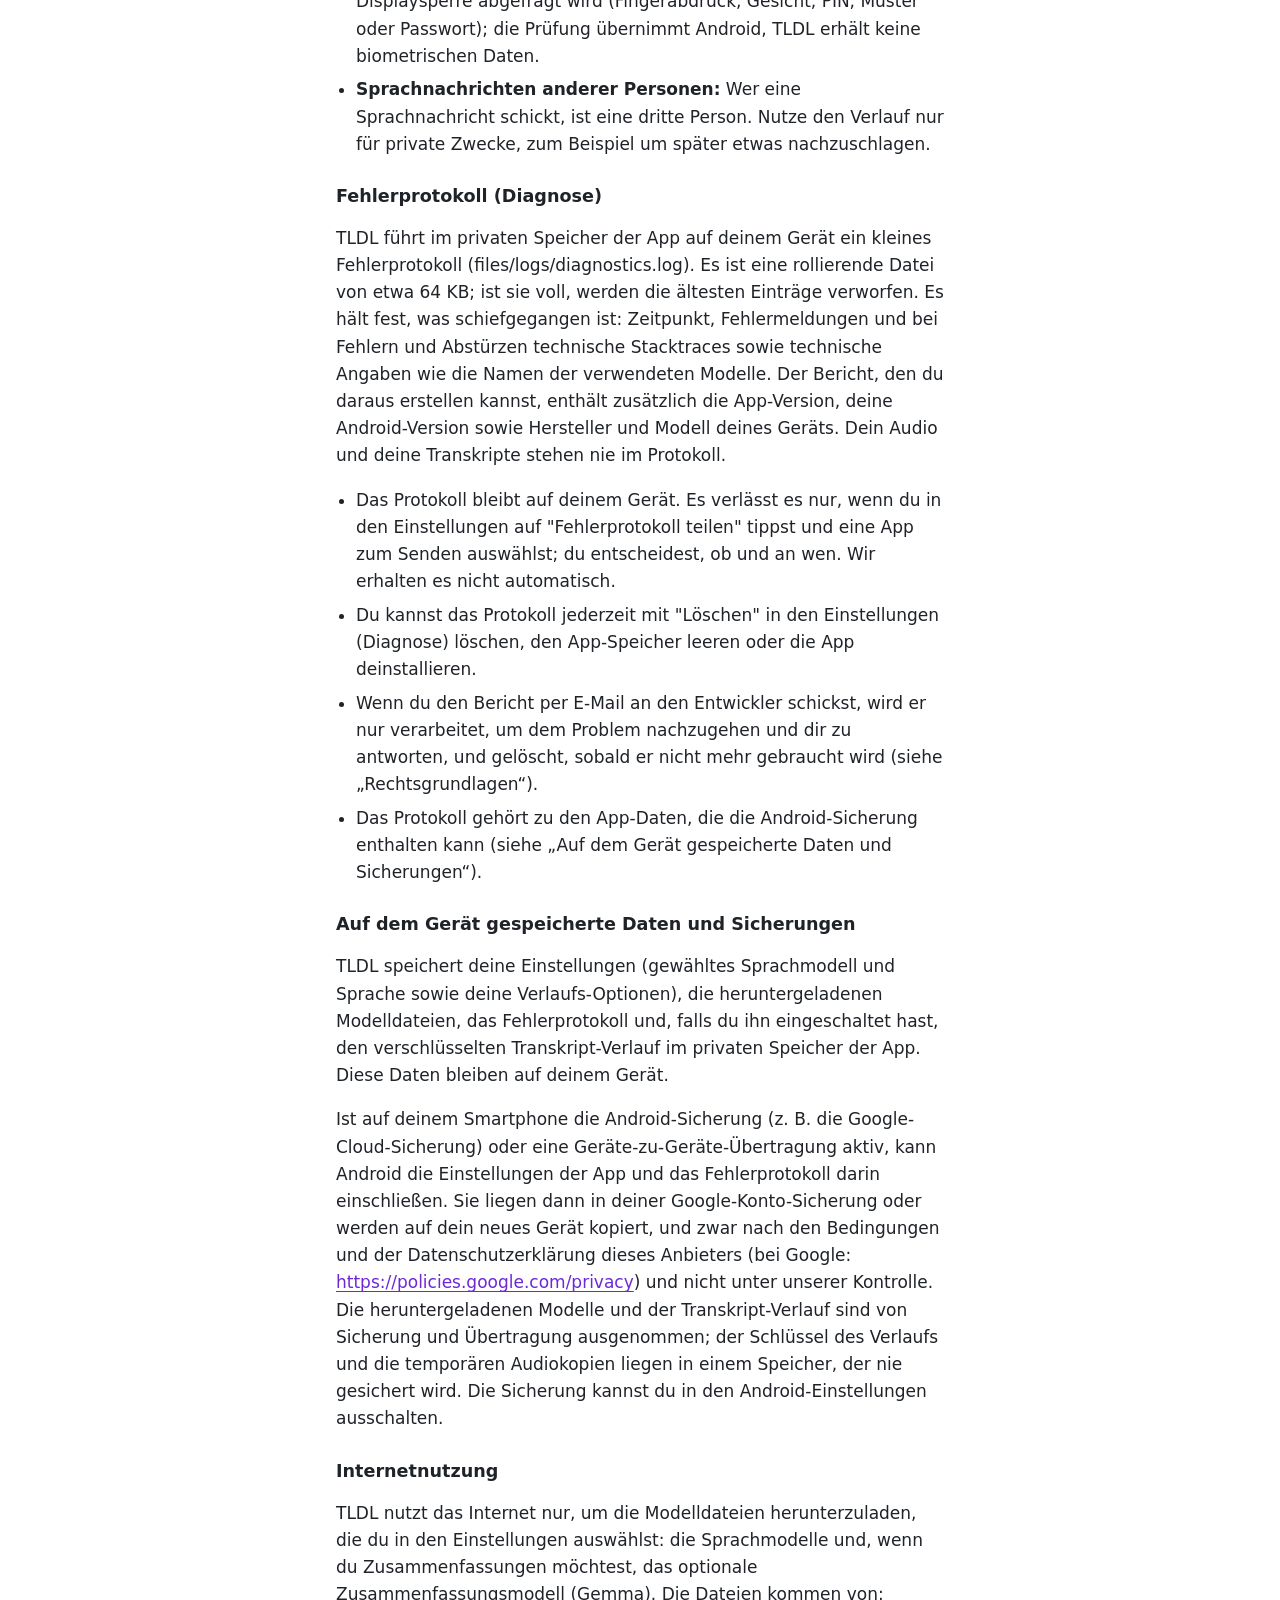
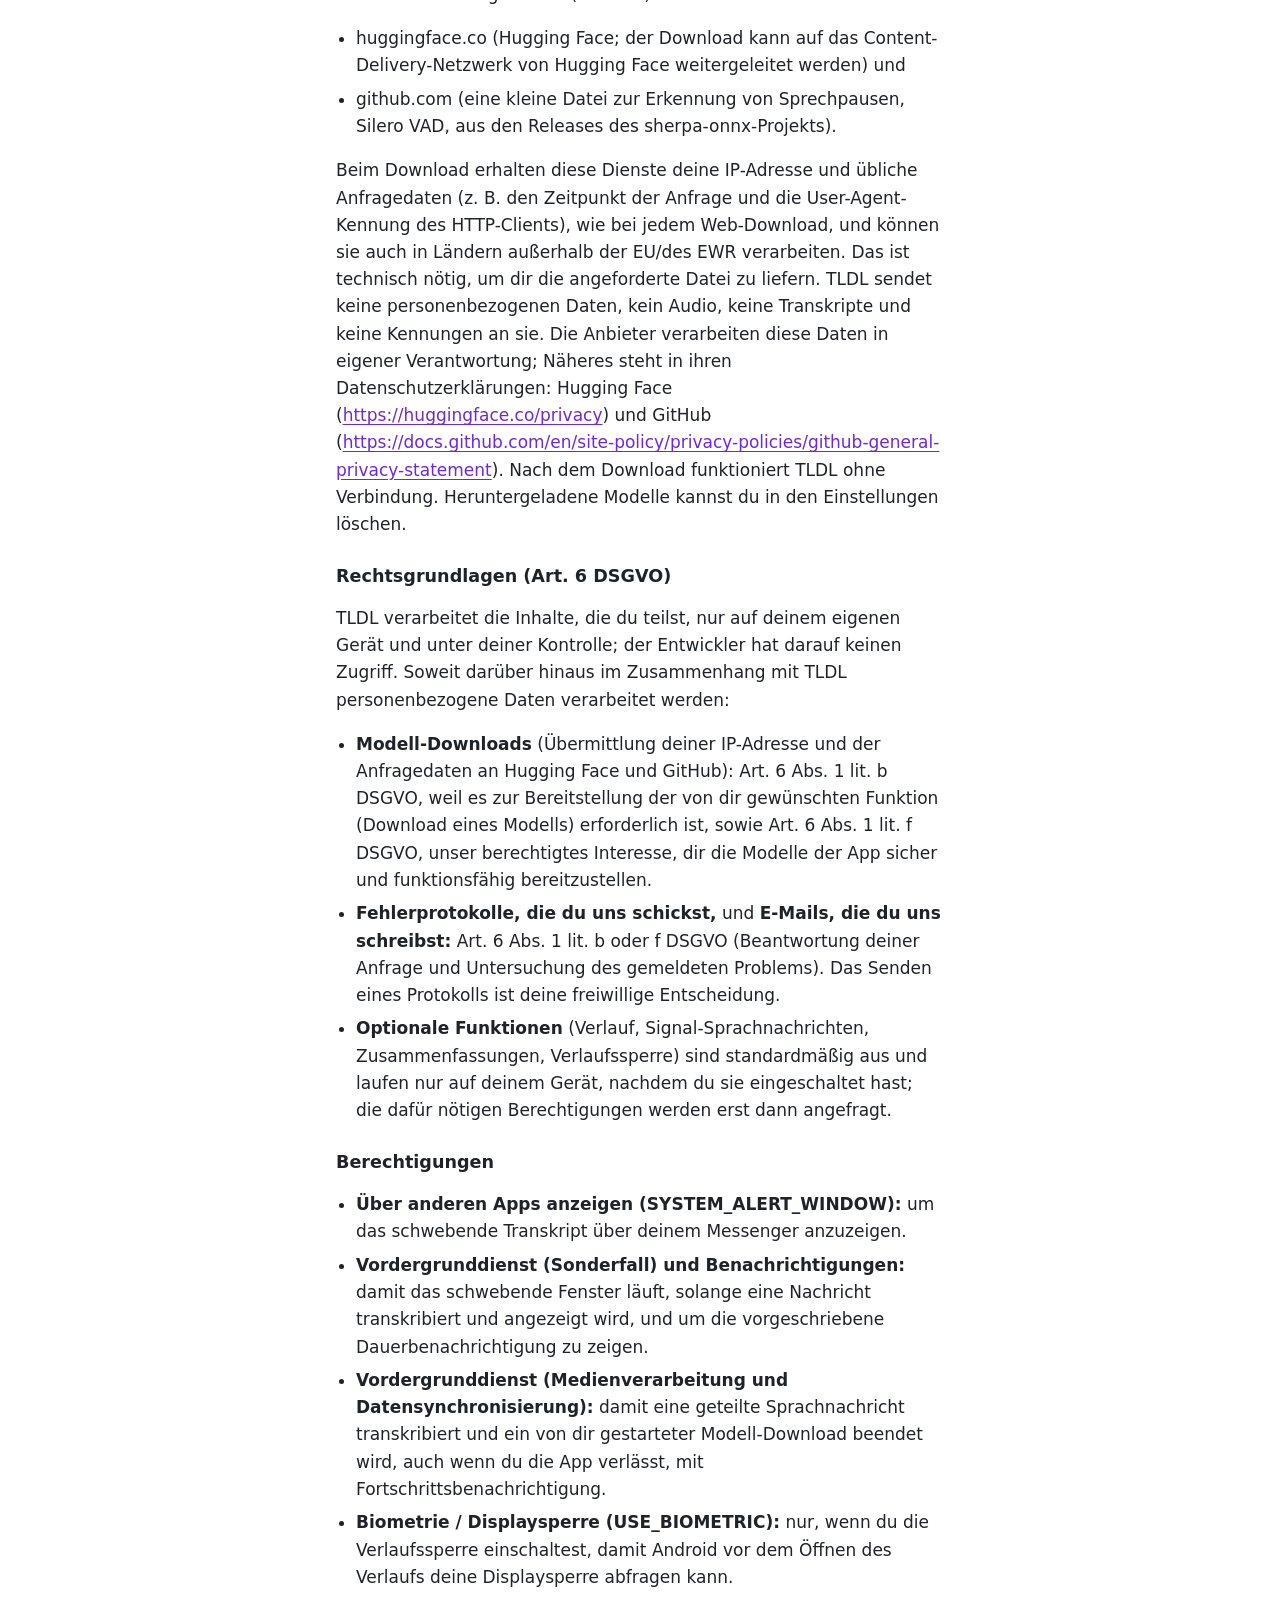
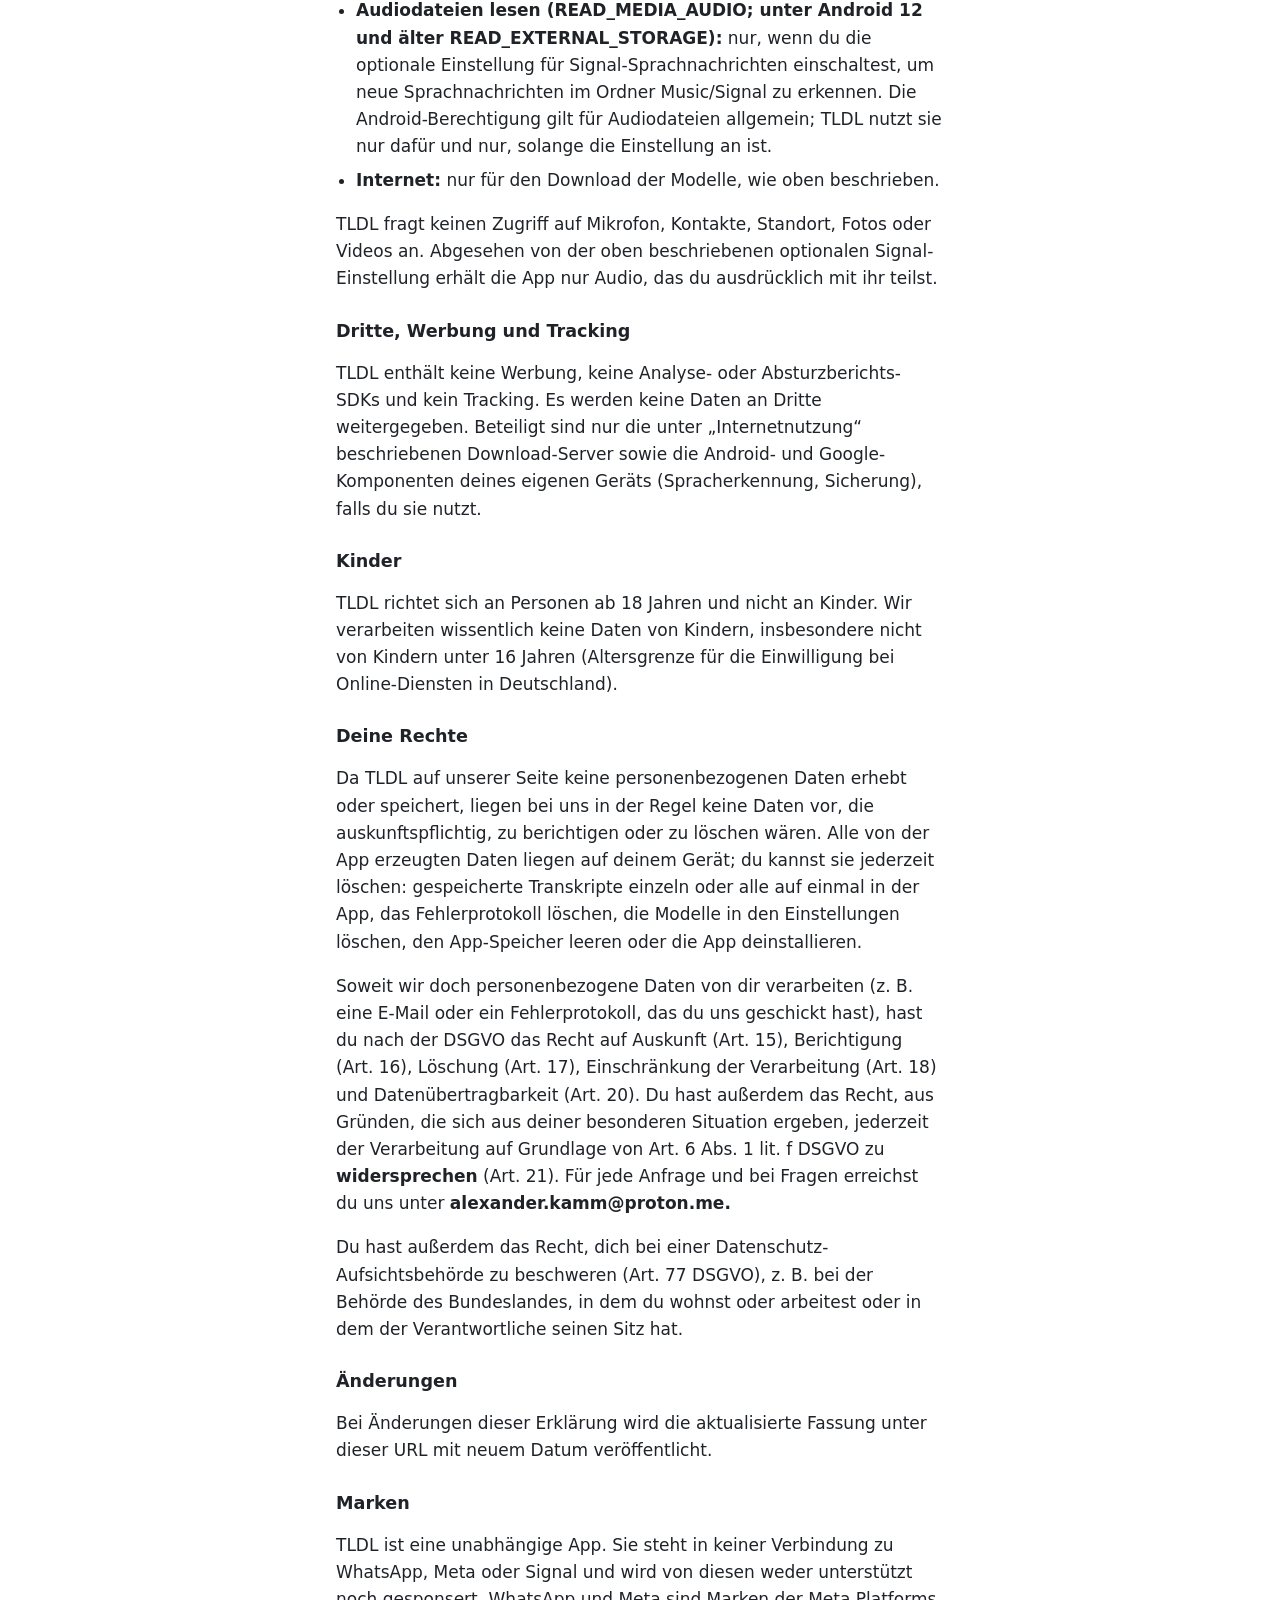
<file: tldl/privacy-policy.html>
<!doctype html>
<html lang="en">
  <head>
    <meta charset="utf-8" />
    <meta name="viewport" content="width=device-width, initial-scale=1" />
    <title>TLDL privacy policy | porangidev</title>
    <meta
      name="description"
      content="Privacy policy for TLDL: Voice Message to Text (Android). Datenschutzerklärung für TLDL."
    />
    <link rel="stylesheet" href="../assets/css/styles.css" />
  </head>
  <body>
    <header>
      <div class="wrap">
        <a class="site-name" href="../">porangidev</a>
        <nav aria-label="Site">
          <a href="privacy-policy.html" aria-current="page">TLDL privacy policy</a>
          <a href="../impressum.html" lang="de">Impressum</a>
        </nav>
      </div>
    </header>

    <main class="wrap">
      <h1>TLDL privacy policy / Datenschutzerklärung</h1>
      <p class="muted">TLDL: Voice Message to Text, Android app (com.porangidev.tldl)</p>
      <p>
        <a href="#english">English</a> ·
        <a href="#deutsch" hreflang="de" lang="de">Deutsch</a>
      </p>

      <section id="english" aria-labelledby="english-heading">
        <h2 id="english-heading">English</h2>

        <p><strong>TLDL - "Too long, didn't listen"</strong></p>
        <p>Controller (GDPR Art. 4(7)):</p>
        <address>
          Alexander Kamm (postal address: see the <a href="../impressum.html" lang="de">Impressum</a>)
        </address>
        <p>
          E-mail: <strong>alexander.kamm@proton.me</strong><br />
          Last updated: 24 November 2026
        </p>

        <h3>Summary</h3>
        <p>
          TLDL does not collect any personal data automatically, and does not store it on its own servers, share it or sell it. Voice messages are transcribed on your device. If you choose to, TLDL keeps the text of your transcripts in an encrypted history on your device, which never leaves it. There is no account, no advertising, no analytics and no tracking. The app goes online only to download the model files you choose; the developer never receives your audio, your transcripts or the app's error log unless you yourself send them.
        </p>

        <h3>What the app does</h3>
        <p>
          You share a voice message (an audio file) with TLDL. The app converts the speech to text on your phone and shows the text in a floating window above other apps.
        </p>

        <h3>Audio and transcripts</h3>
        <ul>
          <li>
            The audio you share is copied into a private folder of the app on your device (the app's "no backup" storage, so it is never part of a backup), so it can be decoded and transcribed. It is processed locally and is never uploaded.
          </li>
          <li>
            TLDL deletes the copy when the transcript is finished and you have closed it or moved on from it in the floating window. A copy that is still needed (for example because the transcription is unfinished or failed) or that was left behind is removed by an automatic cleanup once it is older than 24 hours. The cleanup runs whenever you share another voice message and about once a day, so a leftover copy can exist for up to roughly 48 hours. Uninstalling the app or clearing its storage removes it at once.
          </li>
          <li>
            By default the transcript exists only in memory while the floating window is open. If you turn on the transcript history (see below), the text of each transcript is also saved on your device. TLDL never saves the audio permanently, and has no cloud features.
          </li>
          <li>
            If you select "System (Google on-device)", transcription is performed by Android's on-device speech recognizer, provided by your device or Google. TLDL requests on-device recognition, so the audio is processed on your phone by that system service. If the language pack is missing, TLDL asks Android to install it; Android (Google Play services) then downloads and manages the pack under its provider's terms, and TLDL has no influence on that download. Handling by that component is governed by its provider's privacy policy (for Google: <a href="https://policies.google.com/privacy">https://policies.google.com/privacy</a>).
          </li>
          <li>
            Only when you tap "Summarise" (or "TL;DR"), a language model that you downloaded writes a summary of the transcript on your device, and the summary is stored with the transcript in the history, if you keep one; the text never leaves your device. This summary model (Gemma) is an optional download.
          </li>
          <li>
            <strong>Copy:</strong> TLDL puts a transcript or summary on the system clipboard only when you tap the copy button. TLDL marks the entry as sensitive so that Android hides it from the clipboard preview, but other apps may be able to read the clipboard while the text is on it, depending on your Android version and settings.
          </li>
        </ul>

        <h3>Signal voice memos (optional)</h3>
        <p>
          This feature is <strong>off by default</strong> and can be switched on in Settings. When it is on, TLDL looks for new audio files in the Music/Signal folder, which is where Signal saves a voice message when you save it. It reads only the entries of that folder in Android's audio collection (such as the length and file type) to show a notification with the length of the new memo; other audio files are not used. Nothing is transcribed until you start the transcription. The memo is then handled like any other shared audio: it is processed only on your device and is never uploaded. When the transcript is ready, its notification offers to delete the file ("Delete file"), which removes the original memo from Music/Signal only after Android's own confirmation; TLDL deletes nothing without that confirmation. For this, TLDL asks for Android's permission to read audio files (READ_MEDIA_AUDIO; on Android 12 and older the storage permission READ_EXTERNAL_STORAGE), and only when you switch the setting on. While the setting is off, TLDL does not use it.
        </p>

        <h3>Transcript history (optional)</h3>
        <p>
          The history is <strong>off by default</strong>. TLDL asks you once on the home screen whether to keep one, and you can change your mind at any time in Settings.
        </p>
        <ul>
          <li>
            <strong>What is saved:</strong> for each transcript, its text, the date and time you shared it, the date in the voice message's file name (if it has one), the length, the language and model used, the app it was shared from (if Android tells TLDL), and a checksum of the audio file that lets TLDL recognise a memo you share twice. The audio itself is not saved.
          </li>
          <li>
            <strong>Sender:</strong> TLDL does not read the sender from the voice message or from your contacts. A sender name is saved only if you type it yourself on a transcript's detail screen.
          </li>
          <li>
            <strong>Where and how:</strong> the history is stored only in the app's private storage on your device, in a database encrypted with SQLCipher. Its key is generated on your device and protected by the Android Keystore. It is excluded from cloud backup and device-to-device transfer, and it is never uploaded.
          </li>
          <li>
            <strong>How long:</strong> you choose to keep transcripts for 7, 30 or 90 days, or forever. Older transcripts are deleted automatically once a day.
          </li>
          <li>
            <strong>Deleting:</strong> you can delete a single transcript (swipe it away or open it and tap delete), delete all transcripts in Settings, or turn the history off and delete what was saved. Clearing the app's storage or uninstalling the app removes it as well.
          </li>
          <li>
            <strong>Protection:</strong> the history screens are hidden from screenshots and the recent-apps preview. You can also require your screen lock (fingerprint, face, PIN, pattern or password) before the history opens; the check is done by Android and TLDL receives no biometric data.
          </li>
          <li>
            <strong>Other people's voice messages:</strong> the sender of a voice message is a third party. Use the history for personal purposes only, for example to look something up again later.
          </li>
        </ul>

        <h3>Error log (diagnostics)</h3>
        <p>
          TLDL keeps a small error log in its private storage on your device (files/logs/diagnostics.log). It is a rolling file of about 64 KB; when it is full, the oldest entries are dropped. It records what went wrong: the time, error messages and, for errors and crashes, technical stack traces, plus technical details such as the names of the models used. The report you can create from it also contains the app version, your Android version and your device manufacturer and model. The log never contains your audio or transcripts.
        </p>
        <ul>
          <li>
            The log stays on your device. It leaves the device only if you tap "Share error log" in Settings and then choose an app to send it with; you decide whether and to whom. We do not receive it automatically.
          </li>
          <li>
            You can delete the log at any time with "Clear" in Settings (Diagnostics), by clearing the app's storage or by uninstalling the app.
          </li>
          <li>
            If you send the report to the developer by e-mail, it is processed only to look into the problem and to answer you, and is deleted when no longer needed (see "Legal bases").
          </li>
          <li>
            The log is part of the app data that Android's backup can include (see "Data stored on your device and backups").
          </li>
        </ul>

        <h3>Data stored on your device and backups</h3>
        <p>
          TLDL stores your settings (selected speech model and language, and your history choices), the downloaded speech model files, the error log and, if you turned it on, the encrypted transcript history, in the app's private storage. This data stays on your device.
        </p>
        <p>
          If Android's backup (for example Google's cloud backup) or a device-to-device transfer is active on your phone, Android may include the app's settings and the error log in it. In that case they are stored in your Google account backup or copied to your new device, under the terms and privacy policy of that provider (for Google: <a href="https://policies.google.com/privacy">https://policies.google.com/privacy</a>), not under our control. The downloaded models and the transcript history are excluded from the backup and the transfer; the history's key and the temporary audio copies are in storage that is never backed up. You can switch the backup off in your Android settings.
        </p>

        <h3>Internet use</h3>
        <p>
          TLDL uses the internet only to download the model files that you choose in Settings: the speech models and, if you want summaries, the optional summary model (Gemma). The files are downloaded from:
        </p>
        <ul>
          <li>
            huggingface.co (Hugging Face; the download may be redirected to Hugging Face's content delivery network), and
          </li>
          <li>
            github.com (a small voice-activity detection file, Silero VAD, from the sherpa-onnx project's releases).
          </li>
        </ul>
        <p>
          When you download, these services receive your IP address and standard request data (for example the time of the request and the HTTP client's user-agent string), as with any web download, and may process it in countries outside the EU/EEA. This is technically necessary to deliver the file you asked for. TLDL sends no personal data, no audio, no transcripts and no identifiers to them. The providers process this data under their own responsibility; please see their privacy policies: Hugging Face (<a href="https://huggingface.co/privacy">https://huggingface.co/privacy</a>) and GitHub (<a href="https://docs.github.com/en/site-policy/privacy-policies/github-general-privacy-statement">https://docs.github.com/en/site-policy/privacy-policies/github-general-privacy-statement</a>). After the models are downloaded, TLDL works without a connection. You can delete downloaded models in Settings.
        </p>

        <h3>Legal bases (GDPR Art. 6)</h3>
        <p>
          TLDL processes the content you share only on your own device, under your control; the developer has no access to it. Where personal data is processed in connection with TLDL beyond that:
        </p>
        <ul>
          <li>
            <strong>Model downloads</strong> (transmission of your IP address and request data to Hugging Face and GitHub): Art. 6(1)(b) GDPR, because it is necessary to provide the function you request (downloading a model), and Art. 6(1)(f) GDPR, our legitimate interest in delivering the app's models to you in a secure and working way.
          </li>
          <li>
            <strong>Error logs you send to us</strong> and <strong>e-mails you write to us:</strong> Art. 6(1)(b) or (f) GDPR (answering your request and investigating the problem you report). Sending a log is your voluntary decision.
          </li>
          <li>
            <strong>Optional features</strong> (history, Signal voice memos, summaries, history lock) are off by default and run only on your device after you switch them on; the permissions they need are requested only then.
          </li>
        </ul>

        <h3>Permissions</h3>
        <ul>
          <li>
            <strong>Display over other apps (SYSTEM_ALERT_WINDOW):</strong> to show the floating transcript above your messenger.
          </li>
          <li>
            <strong>Foreground service (special use) and notifications:</strong> to keep the floating window running while a message is transcribed and displayed, and to show the required ongoing notification.
          </li>
          <li>
            <strong>Foreground service (media processing and data sync):</strong> to transcribe a voice message you shared, and to finish a model download you started, even if you leave the app, with a progress notification.
          </li>
          <li>
            <strong>Biometric / screen lock (USE_BIOMETRIC):</strong> only if you switch on the history lock, to let Android ask for your screen lock before the history opens.
          </li>
          <li>
            <strong>Read audio files (READ_MEDIA_AUDIO; READ_EXTERNAL_STORAGE on Android 12 and older):</strong> only if you switch on the optional Signal voice memo setting, to see new voice memos in the Music/Signal folder. Android's permission covers audio files in general; TLDL uses it only for this purpose and only while the setting is on.
          </li>
          <li>
            <strong>Internet:</strong> only for downloading models, as described above.
          </li>
        </ul>
        <p>
          TLDL does not request access to your microphone, contacts, location, photos or videos. Apart from the optional Signal setting described above, it only receives audio that you explicitly share with it.
        </p>

        <h3>Third parties, ads and tracking</h3>
        <p>
          TLDL contains no advertising, no analytics or crash-reporting SDKs and no tracking. It does not share data with third parties. The only third parties involved are the download servers described under "Internet use", and the Android and Google components of your own device (speech recognizer, backup) if you use them.
        </p>

        <h3>Children</h3>
        <p>
          TLDL is intended for people aged 18 and over and is not directed at children. We do not knowingly process data of children, in particular not of children under 16 (the age limit for consent to online services in Germany).
        </p>

        <h3>Your rights</h3>
        <p>
          Because TLDL does not collect or store personal data on our side, there is usually no personal data held by us to access, correct or delete. All data created by the app is on your device; you can delete it at any time: delete saved transcripts one by one or all at once in the app, clear the error log, delete the models in Settings, clear the app's storage, or uninstall the app.
        </p>
        <p>
          Where we do process personal data about you (for example an e-mail or an error log you sent us), you have the right under the GDPR to access (Art. 15), rectification (Art. 16), erasure (Art. 17), restriction of processing (Art. 18) and data portability (Art. 20). You have the right to <strong>object</strong> at any time, on grounds relating to your particular situation, to processing based on Art. 6(1)(f) GDPR (Art. 21). For any request or question you can contact us at <strong>alexander.kamm@proton.me.</strong>
        </p>
        <p>
          You also have the right to lodge a complaint with a data protection supervisory authority (GDPR Art. 77), for example the authority of the German federal state where you live, where you work or where the controller is based.
        </p>

        <h3>Changes</h3>
        <p>
          If this policy changes, the updated version will be published at this URL with a new date.
        </p>

        <h3>Trademarks</h3>
        <p>
          TLDL is an independent app. It is not affiliated with, endorsed by or sponsored by WhatsApp, Meta or Signal. WhatsApp and Meta are trademarks of Meta Platforms, Inc. or its affiliates; Signal is a trademark of its respective owner. Names of other products are trademarks of their owners.
        </p>
      </section>

      <section id="deutsch" lang="de" aria-labelledby="deutsch-heading">
        <h2 id="deutsch-heading">Deutsch</h2>

        <p><strong>TLDL - "Too long, didn't listen"</strong></p>
        <p>Verantwortlicher (Art. 4 Nr. 7 DSGVO):</p>
        <address>
          Alexander Kamm (Postanschrift: siehe <a href="../impressum.html" lang="de">Impressum</a>)
        </address>
        <p>
          E-Mail: <strong>alexander.kamm@proton.me</strong><br />
          Stand: 24. November 2026
        </p>

        <h3>Kurzfassung</h3>
        <p>
          TLDL erhebt keine personenbezogenen Daten automatisch, speichert sie nicht auf eigenen Servern und gibt sie weder weiter noch verkauft sie sie. Sprachnachrichten werden auf deinem Gerät transkribiert. Auf Wunsch speichert TLDL den Text deiner Transkripte in einem verschlüsselten Verlauf auf deinem Gerät, der es nie verlässt. Es gibt kein Konto, keine Werbung, keine Analyse und kein Tracking. Die App geht nur online, um die von dir gewählten Modelldateien herunterzuladen; der Entwickler erhält weder dein Audio noch deine Transkripte noch das Fehlerprotokoll der App, es sei denn, du schickst sie ihm selbst.
        </p>

        <h3>Was die App macht</h3>
        <p>
          Du teilst eine Sprachnachricht (Audiodatei) mit TLDL. Die App wandelt die Sprache auf deinem Smartphone in Text um und zeigt den Text in einem schwebenden Fenster über anderen Apps an.
        </p>

        <h3>Audio und Transkripte</h3>
        <ul>
          <li>
            Das geteilte Audio wird in einen privaten Ordner der App auf deinem Gerät kopiert (den „Kein-Backup“-Speicher der App, er ist also nie Teil einer Sicherung), damit es dekodiert und transkribiert werden kann. Die Verarbeitung erfolgt lokal; es wird nichts hochgeladen.
          </li>
          <li>
            TLDL löscht die Kopie, sobald das Transkript fertig ist und du es im schwebenden Fenster geschlossen oder zur nächsten Nachricht gewechselt hast. Eine Kopie, die noch gebraucht wird (z. B. weil die Transkription noch läuft oder fehlgeschlagen ist) oder die übrig geblieben ist, wird von einer automatischen Bereinigung entfernt, sobald sie älter als 24 Stunden ist. Die Bereinigung läuft, wenn du eine weitere Sprachnachricht teilst, und etwa einmal täglich; eine übrig gebliebene Kopie kann daher bis zu rund 48 Stunden existieren. Das Deinstallieren der App oder das Leeren ihres Speichers entfernt sie sofort.
          </li>
          <li>
            Standardmäßig existiert das Transkript nur im Arbeitsspeicher, solange das schwebende Fenster geöffnet ist. Wenn du den Transkript-Verlauf einschaltest (siehe unten), wird der Text jedes Transkripts zusätzlich auf deinem Gerät gespeichert. Das Audio speichert TLDL nie dauerhaft, und es gibt keine Cloud-Funktionen.
          </li>
          <li>
            Wenn du "System (Google on-device)" wählst, übernimmt die Spracherkennung von Android auf dem Gerät die Transkription (bereitgestellt von deinem Gerätehersteller bzw. Google). TLDL fordert die Erkennung direkt auf dem Gerät an; das Audio wird also von diesem Systemdienst auf deinem Smartphone verarbeitet. Fehlt das Sprachpaket, bittet TLDL Android, es zu installieren; Android (Google Play-Dienste) lädt und verwaltet das Paket dann nach den Bedingungen seines Anbieters, TLDL hat darauf keinen Einfluss. Für diese Komponente gilt die Datenschutzerklärung ihres Anbieters (bei Google: <a href="https://policies.google.com/privacy">https://policies.google.com/privacy</a>).
          </li>
          <li>
            Nur wenn du auf "Zusammenfassen" (bzw. "TL;DR") tippst, erstellt ein von dir heruntergeladenes Sprachmodell auf deinem Gerät eine Zusammenfassung des Transkripts, die mit dem Transkript im Verlauf gespeichert wird, falls du einen führst; der Text verlässt dein Gerät nie. Dieses Zusammenfassungsmodell (Gemma) ist ein optionaler Download.
          </li>
          <li>
            <strong>Kopieren:</strong> TLDL legt ein Transkript oder eine Zusammenfassung nur dann in die Zwischenablage des Systems, wenn du auf die Kopieren-Schaltfläche tippst. TLDL kennzeichnet den Eintrag als sensibel, damit Android ihn in der Vorschau der Zwischenablage ausblendet; je nach Android-Version und Einstellungen können andere Apps die Zwischenablage aber lesen, solange der Text darin liegt.
          </li>
        </ul>

        <h3>Signal-Sprachnachrichten (optional)</h3>
        <p>
          Diese Funktion ist <strong>standardmäßig aus</strong> und kann in den Einstellungen eingeschaltet werden. Ist sie an, sucht TLDL nach neuen Audiodateien im Ordner Music/Signal, in dem Signal eine Sprachnachricht ablegt, wenn du sie speicherst. Dafür liest TLDL nur die Einträge dieses Ordners aus der Audio-Sammlung von Android (etwa Länge und Dateityp) und zeigt eine Benachrichtigung mit der Länge der neuen Nachricht; andere Audiodateien werden nicht verwendet. Es wird nichts transkribiert, bis du die Transkription startest. Danach wird die Nachricht wie jede andere geteilte Audiodatei behandelt: Sie wird nur auf deinem Gerät verarbeitet und nie hochgeladen. Sobald das Transkript fertig ist, bietet die Benachrichtigung an, die Datei zu löschen („Datei löschen“). Das entfernt die ursprüngliche Nachricht aus Music/Signal erst nach der Bestätigung durch Android selbst; ohne diese Bestätigung löscht TLDL nichts. Dafür bittet TLDL um die Android-Berechtigung zum Lesen von Audiodateien (READ_MEDIA_AUDIO; unter Android 12 und älter die Speicherberechtigung READ_EXTERNAL_STORAGE), und zwar nur, wenn du die Einstellung einschaltest. Solange sie aus ist, nutzt TLDL die Berechtigung nicht.
        </p>

        <h3>Transkript-Verlauf (optional)</h3>
        <p>
          Der Verlauf ist <strong>standardmäßig aus</strong>. TLDL fragt dich einmal auf dem Startbildschirm, ob du einen Verlauf möchtest, und du kannst deine Entscheidung jederzeit in den Einstellungen ändern.
        </p>
        <ul>
          <li>
            <strong>Was gespeichert wird:</strong> pro Transkript der Text, Datum und Uhrzeit, zu der du es geteilt hast, das Datum im Dateinamen der Sprachnachricht (falls vorhanden), die Länge, die verwendete Sprache und das verwendete Modell, die App, aus der geteilt wurde (falls Android sie TLDL mitteilt), sowie eine Prüfsumme der Audiodatei, damit TLDL eine zweimal geteilte Nachricht wiedererkennt. Das Audio selbst wird nicht gespeichert.
          </li>
          <li>
            <strong>Absender:</strong> TLDL liest den Absender weder aus der Sprachnachricht noch aus deinen Kontakten. Ein Absendername wird nur gespeichert, wenn du ihn selbst in der Detailansicht eines Transkripts eintippst.
          </li>
          <li>
            <strong>Wo und wie:</strong> Der Verlauf liegt nur im privaten Speicher der App auf deinem Gerät, in einer mit SQLCipher verschlüsselten Datenbank. Der Schlüssel wird auf deinem Gerät erzeugt und vom Android Keystore geschützt. Der Verlauf ist von der Cloud-Sicherung und der Geräte-zu-Geräte-Übertragung ausgeschlossen und wird nie hochgeladen.
          </li>
          <li>
            <strong>Wie lange:</strong> Du wählst, ob Transkripte 7, 30 oder 90 Tage oder für immer aufbewahrt werden. Ältere Transkripte werden einmal täglich automatisch gelöscht.
          </li>
          <li>
            <strong>Löschen:</strong> Du kannst ein einzelnes Transkript löschen (wegwischen oder öffnen und auf Löschen tippen), in den Einstellungen alle Transkripte löschen oder den Verlauf ausschalten und das Gespeicherte löschen. Auch das Leeren des App-Speichers oder das Deinstallieren der App entfernt ihn.
          </li>
          <li>
            <strong>Schutz:</strong> Die Verlaufsansichten sind in Screenshots und in der Übersicht der zuletzt genutzten Apps verborgen. Du kannst außerdem verlangen, dass vor dem Öffnen des Verlaufs deine Displaysperre abgefragt wird (Fingerabdruck, Gesicht, PIN, Muster oder Passwort); die Prüfung übernimmt Android, TLDL erhält keine biometrischen Daten.
          </li>
          <li>
            <strong>Sprachnachrichten anderer Personen:</strong> Wer eine Sprachnachricht schickt, ist eine dritte Person. Nutze den Verlauf nur für private Zwecke, zum Beispiel um später etwas nachzuschlagen.
          </li>
        </ul>

        <h3>Fehlerprotokoll (Diagnose)</h3>
        <p>
          TLDL führt im privaten Speicher der App auf deinem Gerät ein kleines Fehlerprotokoll (files/logs/diagnostics.log). Es ist eine rollierende Datei von etwa 64 KB; ist sie voll, werden die ältesten Einträge verworfen. Es hält fest, was schiefgegangen ist: Zeitpunkt, Fehlermeldungen und bei Fehlern und Abstürzen technische Stacktraces sowie technische Angaben wie die Namen der verwendeten Modelle. Der Bericht, den du daraus erstellen kannst, enthält zusätzlich die App-Version, deine Android-Version sowie Hersteller und Modell deines Geräts. Dein Audio und deine Transkripte stehen nie im Protokoll.
        </p>
        <ul>
          <li>
            Das Protokoll bleibt auf deinem Gerät. Es verlässt es nur, wenn du in den Einstellungen auf "Fehlerprotokoll teilen" tippst und eine App zum Senden auswählst; du entscheidest, ob und an wen. Wir erhalten es nicht automatisch.
          </li>
          <li>
            Du kannst das Protokoll jederzeit mit "Löschen" in den Einstellungen (Diagnose) löschen, den App-Speicher leeren oder die App deinstallieren.
          </li>
          <li>
            Wenn du den Bericht per E-Mail an den Entwickler schickst, wird er nur verarbeitet, um dem Problem nachzugehen und dir zu antworten, und gelöscht, sobald er nicht mehr gebraucht wird (siehe „Rechtsgrundlagen“).
          </li>
          <li>
            Das Protokoll gehört zu den App-Daten, die die Android-Sicherung enthalten kann (siehe „Auf dem Gerät gespeicherte Daten und Sicherungen“).
          </li>
        </ul>

        <h3>Auf dem Gerät gespeicherte Daten und Sicherungen</h3>
        <p>
          TLDL speichert deine Einstellungen (gewähltes Sprachmodell und Sprache sowie deine Verlaufs-Optionen), die heruntergeladenen Modelldateien, das Fehlerprotokoll und, falls du ihn eingeschaltet hast, den verschlüsselten Transkript-Verlauf im privaten Speicher der App. Diese Daten bleiben auf deinem Gerät.
        </p>
        <p>
          Ist auf deinem Smartphone die Android-Sicherung (z. B. die Google-Cloud-Sicherung) oder eine Geräte-zu-Geräte-Übertragung aktiv, kann Android die Einstellungen der App und das Fehlerprotokoll darin einschließen. Sie liegen dann in deiner Google-Konto-Sicherung oder werden auf dein neues Gerät kopiert, und zwar nach den Bedingungen und der Datenschutzerklärung dieses Anbieters (bei Google: <a href="https://policies.google.com/privacy">https://policies.google.com/privacy</a>) und nicht unter unserer Kontrolle. Die heruntergeladenen Modelle und der Transkript-Verlauf sind von Sicherung und Übertragung ausgenommen; der Schlüssel des Verlaufs und die temporären Audiokopien liegen in einem Speicher, der nie gesichert wird. Die Sicherung kannst du in den Android-Einstellungen ausschalten.
        </p>

        <h3>Internetnutzung</h3>
        <p>
          TLDL nutzt das Internet nur, um die Modelldateien herunterzuladen, die du in den Einstellungen auswählst: die Sprachmodelle und, wenn du Zusammenfassungen möchtest, das optionale Zusammenfassungsmodell (Gemma). Die Dateien kommen von:
        </p>
        <ul>
          <li>
            huggingface.co (Hugging Face; der Download kann auf das Content-Delivery-Netzwerk von Hugging Face weitergeleitet werden) und
          </li>
          <li>
            github.com (eine kleine Datei zur Erkennung von Sprechpausen, Silero VAD, aus den Releases des sherpa-onnx-Projekts).
          </li>
        </ul>
        <p>
          Beim Download erhalten diese Dienste deine IP-Adresse und übliche Anfragedaten (z. B. den Zeitpunkt der Anfrage und die User-Agent-Kennung des HTTP-Clients), wie bei jedem Web-Download, und können sie auch in Ländern außerhalb der EU/des EWR verarbeiten. Das ist technisch nötig, um dir die angeforderte Datei zu liefern. TLDL sendet keine personenbezogenen Daten, kein Audio, keine Transkripte und keine Kennungen an sie. Die Anbieter verarbeiten diese Daten in eigener Verantwortung; Näheres steht in ihren Datenschutzerklärungen: Hugging Face (<a href="https://huggingface.co/privacy">https://huggingface.co/privacy</a>) und GitHub (<a href="https://docs.github.com/en/site-policy/privacy-policies/github-general-privacy-statement">https://docs.github.com/en/site-policy/privacy-policies/github-general-privacy-statement</a>). Nach dem Download funktioniert TLDL ohne Verbindung. Heruntergeladene Modelle kannst du in den Einstellungen löschen.
        </p>

        <h3>Rechtsgrundlagen (Art. 6 DSGVO)</h3>
        <p>
          TLDL verarbeitet die Inhalte, die du teilst, nur auf deinem eigenen Gerät und unter deiner Kontrolle; der Entwickler hat darauf keinen Zugriff. Soweit darüber hinaus im Zusammenhang mit TLDL personenbezogene Daten verarbeitet werden:
        </p>
        <ul>
          <li>
            <strong>Modell-Downloads</strong> (Übermittlung deiner IP-Adresse und der Anfragedaten an Hugging Face und GitHub): Art. 6 Abs. 1 lit. b DSGVO, weil es zur Bereitstellung der von dir gewünschten Funktion (Download eines Modells) erforderlich ist, sowie Art. 6 Abs. 1 lit. f DSGVO, unser berechtigtes Interesse, dir die Modelle der App sicher und funktionsfähig bereitzustellen.
          </li>
          <li>
            <strong>Fehlerprotokolle, die du uns schickst,</strong> und <strong>E-Mails, die du uns schreibst:</strong> Art. 6 Abs. 1 lit. b oder f DSGVO (Beantwortung deiner Anfrage und Untersuchung des gemeldeten Problems). Das Senden eines Protokolls ist deine freiwillige Entscheidung.
          </li>
          <li>
            <strong>Optionale Funktionen</strong> (Verlauf, Signal-Sprachnachrichten, Zusammenfassungen, Verlaufssperre) sind standardmäßig aus und laufen nur auf deinem Gerät, nachdem du sie eingeschaltet hast; die dafür nötigen Berechtigungen werden erst dann angefragt.
          </li>
        </ul>

        <h3>Berechtigungen</h3>
        <ul>
          <li>
            <strong>Über anderen Apps anzeigen (SYSTEM_ALERT_WINDOW):</strong> um das schwebende Transkript über deinem Messenger anzuzeigen.
          </li>
          <li>
            <strong>Vordergrunddienst (Sonderfall) und Benachrichtigungen:</strong> damit das schwebende Fenster läuft, solange eine Nachricht transkribiert und angezeigt wird, und um die vorgeschriebene Dauerbenachrichtigung zu zeigen.
          </li>
          <li>
            <strong>Vordergrunddienst (Medienverarbeitung und Datensynchronisierung):</strong> damit eine geteilte Sprachnachricht transkribiert und ein von dir gestarteter Modell-Download beendet wird, auch wenn du die App verlässt, mit Fortschrittsbenachrichtigung.
          </li>
          <li>
            <strong>Biometrie / Displaysperre (USE_BIOMETRIC):</strong> nur, wenn du die Verlaufssperre einschaltest, damit Android vor dem Öffnen des Verlaufs deine Displaysperre abfragen kann.
          </li>
          <li>
            <strong>Audiodateien lesen (READ_MEDIA_AUDIO; unter Android 12 und älter READ_EXTERNAL_STORAGE):</strong> nur, wenn du die optionale Einstellung für Signal-Sprachnachrichten einschaltest, um neue Sprachnachrichten im Ordner Music/Signal zu erkennen. Die Android-Berechtigung gilt für Audiodateien allgemein; TLDL nutzt sie nur dafür und nur, solange die Einstellung an ist.
          </li>
          <li>
            <strong>Internet:</strong> nur für den Download der Modelle, wie oben beschrieben.
          </li>
        </ul>
        <p>
          TLDL fragt keinen Zugriff auf Mikrofon, Kontakte, Standort, Fotos oder Videos an. Abgesehen von der oben beschriebenen optionalen Signal-Einstellung erhält die App nur Audio, das du ausdrücklich mit ihr teilst.
        </p>

        <h3>Dritte, Werbung und Tracking</h3>
        <p>
          TLDL enthält keine Werbung, keine Analyse- oder Absturzberichts-SDKs und kein Tracking. Es werden keine Daten an Dritte weitergegeben. Beteiligt sind nur die unter „Internetnutzung“ beschriebenen Download-Server sowie die Android- und Google-Komponenten deines eigenen Geräts (Spracherkennung, Sicherung), falls du sie nutzt.
        </p>

        <h3>Kinder</h3>
        <p>
          TLDL richtet sich an Personen ab 18 Jahren und nicht an Kinder. Wir verarbeiten wissentlich keine Daten von Kindern, insbesondere nicht von Kindern unter 16 Jahren (Altersgrenze für die Einwilligung bei Online-Diensten in Deutschland).
        </p>

        <h3>Deine Rechte</h3>
        <p>
          Da TLDL auf unserer Seite keine personenbezogenen Daten erhebt oder speichert, liegen bei uns in der Regel keine Daten vor, die auskunftspflichtig, zu berichtigen oder zu löschen wären. Alle von der App erzeugten Daten liegen auf deinem Gerät; du kannst sie jederzeit löschen: gespeicherte Transkripte einzeln oder alle auf einmal in der App, das Fehlerprotokoll löschen, die Modelle in den Einstellungen löschen, den App-Speicher leeren oder die App deinstallieren.
        </p>
        <p>
          Soweit wir doch personenbezogene Daten von dir verarbeiten (z. B. eine E-Mail oder ein Fehlerprotokoll, das du uns geschickt hast), hast du nach der DSGVO das Recht auf Auskunft (Art. 15), Berichtigung (Art. 16), Löschung (Art. 17), Einschränkung der Verarbeitung (Art. 18) und Datenübertragbarkeit (Art. 20). Du hast außerdem das Recht, aus Gründen, die sich aus deiner besonderen Situation ergeben, jederzeit der Verarbeitung auf Grundlage von Art. 6 Abs. 1 lit. f DSGVO zu <strong>widersprechen</strong> (Art. 21). Für jede Anfrage und bei Fragen erreichst du uns unter <strong>alexander.kamm@proton.me.</strong>
        </p>
        <p>
          Du hast außerdem das Recht, dich bei einer Datenschutz-Aufsichtsbehörde zu beschweren (Art. 77 DSGVO), z. B. bei der Behörde des Bundeslandes, in dem du wohnst oder arbeitest oder in dem der Verantwortliche seinen Sitz hat.
        </p>

        <h3>Änderungen</h3>
        <p>
          Bei Änderungen dieser Erklärung wird die aktualisierte Fassung unter dieser URL mit neuem Datum veröffentlicht.
        </p>

        <h3>Marken</h3>
        <p>
          TLDL ist eine unabhängige App. Sie steht in keiner Verbindung zu WhatsApp, Meta oder Signal und wird von diesen weder unterstützt noch gesponsert. WhatsApp und Meta sind Marken der Meta Platforms, Inc. bzw. ihrer verbundenen Unternehmen; Signal ist eine Marke ihres jeweiligen Inhabers. Produktnamen sind Marken ihrer jeweiligen Inhaber.
        </p>
      </section>
    </main>

    <footer>
      <div class="wrap">
        Alexander Kamm ·
        <a href="../impressum.html" lang="de">Impressum</a> ·
        <a href="privacy-policy.html" aria-current="page">TLDL privacy policy</a>
      </div>
    </footer>
  </body>
</html>
</file>
<file: assets/css/styles.css>
:root {
  color-scheme: light dark;
  --bg: #ffffff;
  --text: #1f2328;
  --muted: #59636e;
  --accent: #6d28d9;
  --rule: #d8dee4;
}

@media (prefers-color-scheme: dark) {
  :root {
    --bg: #15161a;
    --text: #e6e6e6;
    --muted: #a0a4ab;
    --accent: #b794f6;
    --rule: #33363d;
  }
}

* {
  box-sizing: border-box;
}

html {
  -webkit-text-size-adjust: 100%;
}

body {
  margin: 0;
  background: var(--bg);
  color: var(--text);
  font-family: system-ui, -apple-system, "Segoe UI", Roboto, Helvetica, Arial, sans-serif;
  font-size: 1.0625rem;
  line-height: 1.6;
  overflow-wrap: break-word;
}

.wrap {
  max-width: 40rem;
  margin: 0 auto;
  padding: 0 1rem;
}

a {
  color: var(--accent);
  text-underline-offset: 0.15em;
}

a:focus-visible {
  outline: 2px solid var(--accent);
  outline-offset: 2px;
}

header {
  border-bottom: 1px solid var(--rule);
}

header .wrap {
  display: flex;
  flex-wrap: wrap;
  align-items: baseline;
  justify-content: space-between;
  gap: 0.25rem 1.25rem;
  padding-top: 1rem;
  padding-bottom: 1rem;
}

.site-name {
  color: var(--text);
  font-weight: 600;
  text-decoration: none;
}

nav a + a {
  margin-left: 1rem;
}

main {
  padding-top: 1.5rem;
  padding-bottom: 2.5rem;
}

h1,
h2,
h3 {
  line-height: 1.25;
}

h1 {
  font-size: 1.75rem;
  margin: 0.5rem 0 1rem;
}

h2 {
  font-size: 1.35rem;
  margin: 2.25rem 0 0.75rem;
}

h3 {
  font-size: 1.1rem;
  margin: 1.75rem 0 0.5rem;
}

ul {
  padding-left: 1.25rem;
}

li + li {
  margin-top: 0.4rem;
}

address {
  font-style: normal;
  margin-bottom: 1rem;
}

.muted {
  color: var(--muted);
}

section + section {
  border-top: 1px solid var(--rule);
  margin-top: 2.5rem;
}

footer {
  border-top: 1px solid var(--rule);
  color: var(--muted);
  font-size: 0.9rem;
}

footer .wrap {
  padding-top: 1rem;
  padding-bottom: 2rem;
}

footer a {
  color: var(--muted);
}
</file>
